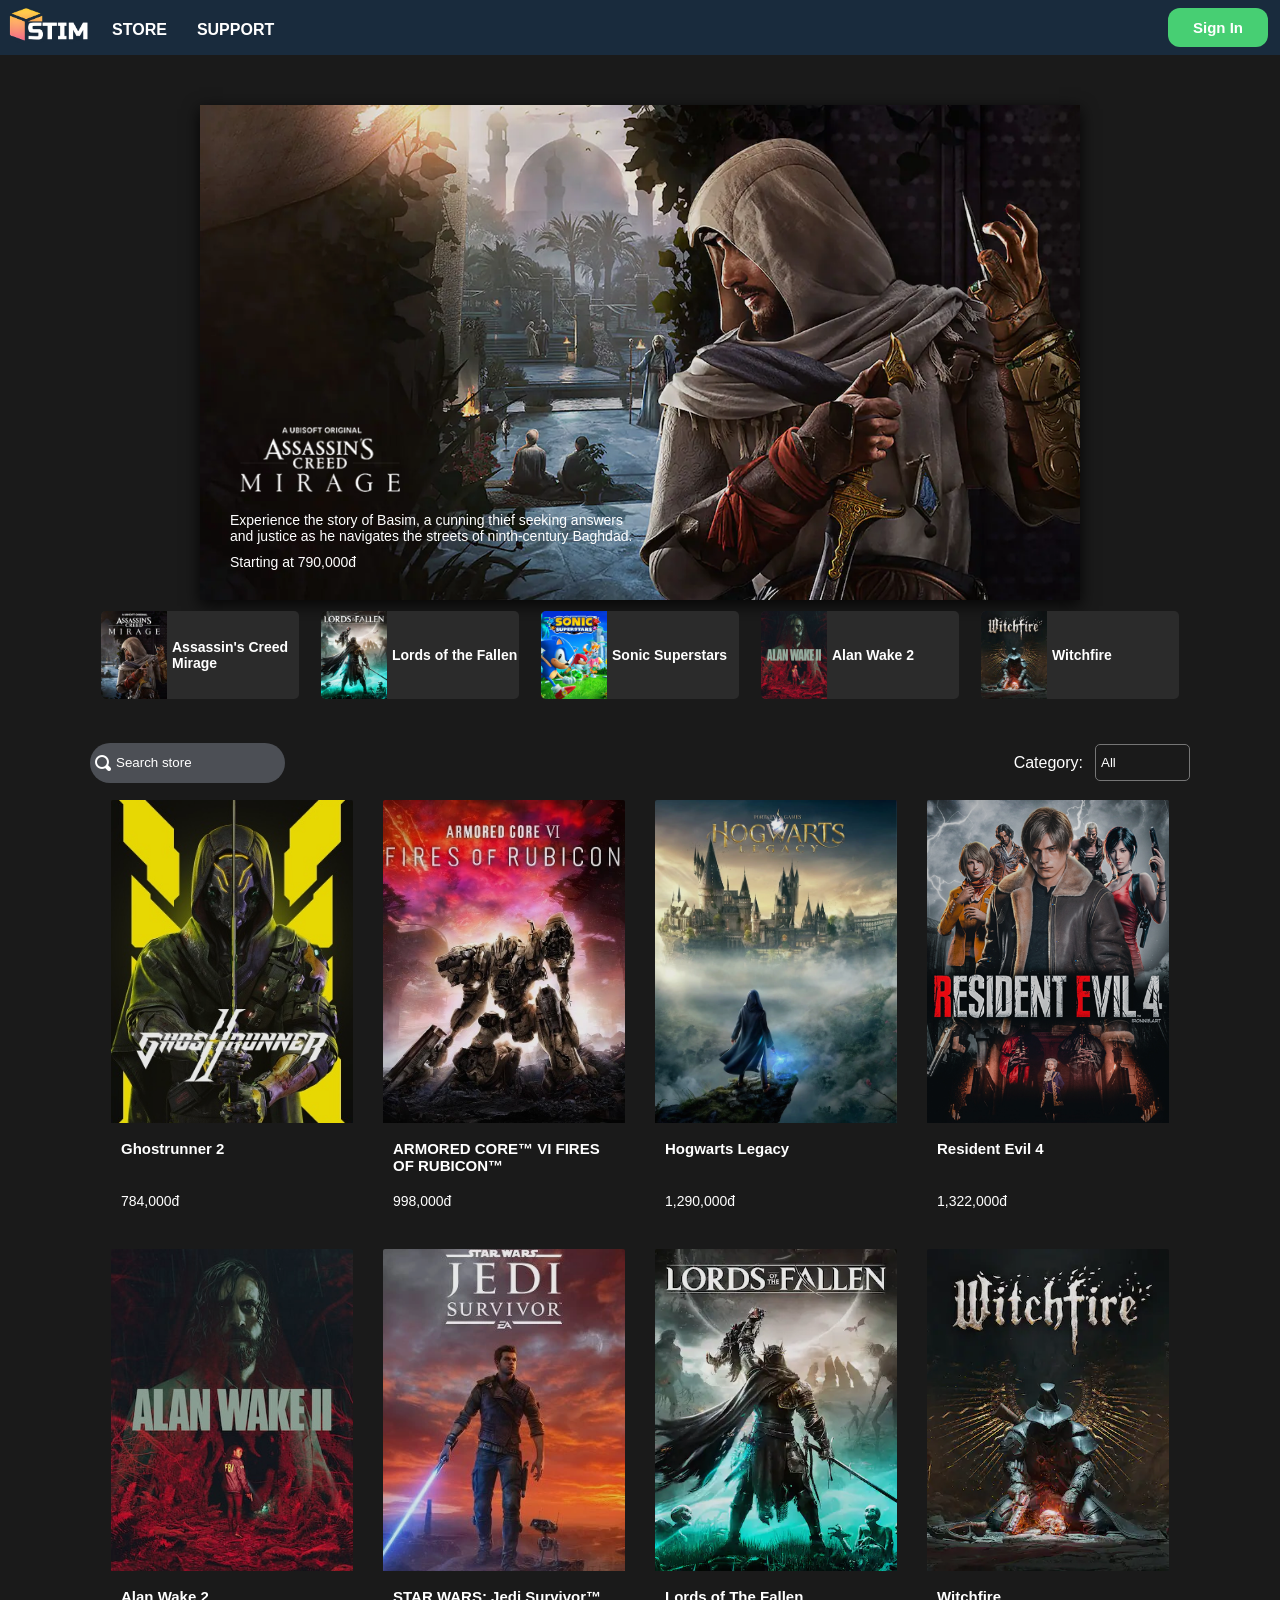
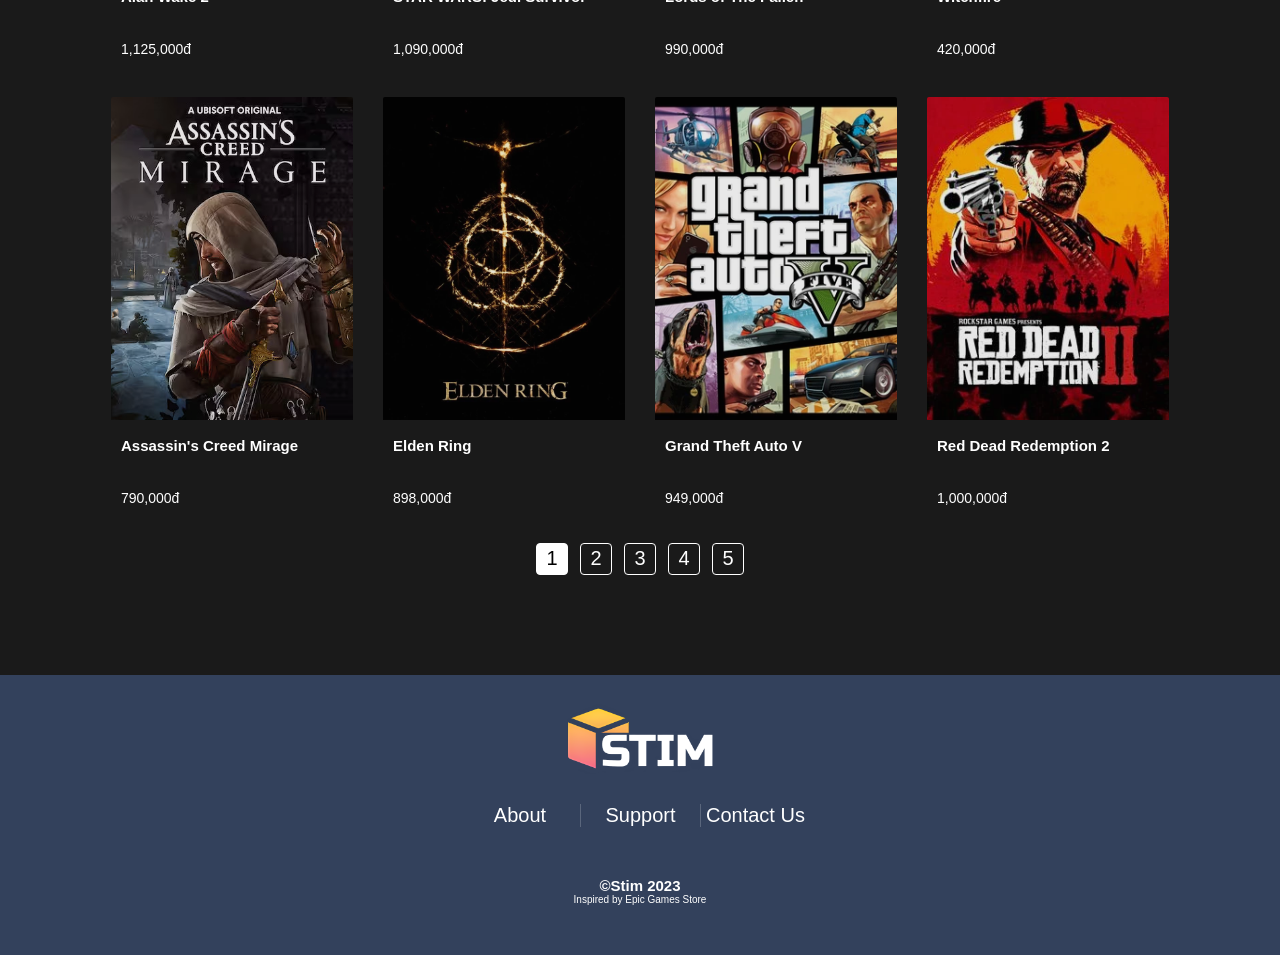
<file: index.html>
<!DOCTYPE html>
<html lang="en">

<head>
  <meta charset="UTF-8">
  <meta name="viewport" content="width=device-width, initial-scale=1.0">
  <link rel="icon" href="./assets/icon/stim-minilogo.png">
  <link rel="stylesheet" href="./assets/css/style.css">
  <script type="module" src="./assets/js/cart.js" defer></script>
  <script type="module" src="./assets/js/game.js" defer></script>
  <script type="module" src="./assets/js/item.js" defer></script>
  <script type="module" src="./assets/js/user.js" defer></script>
  <script type="module" src="./assets/js/login.js" defer></script>
  <script type="module" src="./assets/js/store.js" defer></script>
  <script type="module" src="./assets/js/reponsivemenu.js" defer></script>
  <title>Stim</title>
</head>

<body>

  <div id="alert-wrapper">
    <div class="alert-content">
      <!-- <div class="payment-alert">
        <h2 class="alert-message">Do you want pay all?</h2>
        <button class="cancelbtn">Cancel</button>
        <button class="confirmbtn">Confirm</button>
      </div> -->
    </div>
  </div>

  <div id="popup-wrapper">
    <div class="popup-content">

    </div>
  </div>
  </div>

  <div id="header">
    <div class="topnav-wrapper">
      <button id="topnav-burger"><img src="./assets/icon/burger-icon.png" alt=""></button>
      <div class="logo">
        <a href="./index.html">
          <img src="./assets/icon/stim-logo.png" alt="">
        </a>
      </div>
      <div class="topnav-menu">
        <a class="topnav-link" href="./index.html">STORE</a>
        <a class="topnav-link library" href="./assets/html/library.html">LIBRARY</a>
        <a class="topnav-link" href="./assets/html/support.html">SUPPORT</a>
      </div>
      <div class="topnav-user">
        <div class="login-btn">
          <button id="nav-login">Sign In</button>
        </div>
        <div class="addbal-btn">
          <button id="add-balance">+1,000,000đ</button>
        </div>
        <div class="user-info">
          <p href="" class="username">

          </p>
          <p class="user-balance">

          </p>

        </div>
        <div class="useravt">
          <button id="user" href=""><img src="./assets/icon/user-icon.png" alt=""></button>
          <div class="user-menu">
            <a id="config" href="./assets/html/admin.html">Config</a>
            <button id="cart">Cart</button>
            <button id="logout">Log out</button>
          </div>
        </div>
      </div>
    </div>
  </div>


  <div id="slideshow">
    <div class="slideshow-wrapper">

      <div class="slideshow-banner">
        <img src="./assets/img/slideshow/ac-mirage-slideshow.webp" alt="">
        <div class="banner-desc">
          <div class="banner-logo">
            <img src="./assets/img/slideshow/ac-mirage-logo.png" alt="">
          </div>
          <p>Experience the story of Basim, a cunning thief seeking answers and justice as he navigates the streets of
            ninth-century
            Baghdad.</p>
          <p>Starting at 790,000đ</p>
          <!-- <button value="g9">Add to Cart</button> -->
        </div>
      </div>

      <div class="slideshow-banner">
        <img src="./assets/img/slideshow/lotf-slideshow.webp" alt="">
        <div class="banner-desc">
          <div class="banner-logo">
            <img src="./assets/img/slideshow/lotf-logo.png" alt="">
          </div>
          <p>A vast world awaits in the all-new, dark fantasy action-RPG, Lords of the Fallen.</p>
          <p>Starting at 790,000đ</p>
          <!-- <button value="g7">Add to Cart</button> -->
        </div>
      </div>

      <div class="slideshow-banner">
        <img src="./assets/img/slideshow/sonic-superstars-slideshow.webp" alt="">
        <div class="banner-desc">
          <div class="banner-logo">
            <img src="./assets/img/slideshow/sonic-superstar-logo.png" alt="">
          </div>
          <p>Adventure through the mystical Northstar Islands solo or co-op. It's 2D Sonic like you have never seen
            before.</p>
          <p>Starting at 790,000đ</p>
          <!-- <button value="g18">Add to Cart</button> -->
        </div>
      </div>

      <div class="slideshow-banner">
        <img src="./assets/img/slideshow/alan-wake-2-slideshow.webp" alt="">
        <div class="banner-desc">
          <div class="banner-logo">
            <img src="./assets/img/slideshow/alan-wake-2-logo.png" alt="">
          </div>
          <p>The newest psychological thriller from Remedy Entertainment and highly-anticipated sequel is almost here.
          </p>
          <p>Starting at 790,000đ</p>
          <!-- <button value="g5">Add to Cart</button> -->
        </div>
      </div>

      <div class="slideshow-banner">
        <img src="./assets/img/slideshow/witchfire-slideshow.webp" alt="">
        <div class="banner-desc">
          <div class="banner-logo">
            <img src="./assets/img/slideshow/witchfire-logo.png" alt="">
          </div>
          <p>Armed with strange weapons and forbidden pagan magic, hunt a powerful witch holding the key to your
            salvation.</p>
          <p>Starting at 790,000đ</p>
          <!-- <button value="g8">Add to Cart</button> -->
        </div>
      </div>

      <div id="progress-bar-wrapper">

      </div>

      <div class="slider">
        <!-- <div class="slider-container"> -->
        <div class="slider-item" id="slider-1">
          <img src="./assets/img/thumb/ac-mirage-thumb.webp" alt="">
          <p>Assassin's Creed Mirage</p>
        </div>
        <div class="slider-item" id="slider-2">
          <img src="./assets/img/thumb/lotf-thumb.webp" alt="">
          <p>Lords of the Fallen</p>
        </div>
        <div class="slider-item" id="slider-3">
          <img src="./assets/img/thumb/sonic-superstars-thumb.webp" alt="">
          <p>Sonic Superstars</p>
        </div>
        <div class="slider-item" id="slider-4">
          <img src="./assets/img/thumb/alan-wake-2-thumb.jpg" alt="">
          <p>Alan Wake 2</p>
        </div>
        <div class="slider-item" id="slider-5">
          <img src="./assets/img/thumb/witchfire-thumb.webp" alt="">
          <p>Witchfire</p>
        </div>
        <!-- </div> -->
      </div>
    </div>
  </div>

  <div class="botnav-wrapper">
    <div class="botnav">
      <div class="searchbar">
        <img src="./assets/icon/magnifying-glass-3-16.png" alt="">
        <input type="text" placeholder="Search store" id="searchinput">
      </div>
      <div class="botnav-menu">
        <label class="category-label" for="category">Category: </label>
        <select name="category" id="selectCategory" class="selectCategory">
          <option value="">All</option>
        </select>
      </div>
    </div>
  </div>

  <div id="body">

    <div class="body-content">
      <div id="game-grid">

      </div>
      <div class="game-grid-page">
        
      </div>
    </div>
  </div>
  </div>


  <div id="footer">
    <div class="footer-content">
      <img class="footer-logo" src="./assets/icon/stim-logo.png" alt="">
      <div class="footer-menu">
        <a class="footer-link" href="">About</a>
        <a class="footer-link" href="./assets/html/support.html">Support</a>
        <a class="footer-link" href="">Contact Us</a>
      </div>
      <div class="copyright">
        <h2>©Stim 2023</h2>
        <p>Inspired by Epic Games Store</p>
      </div>
    </div>
  </div>

</body>

</html>
</file>
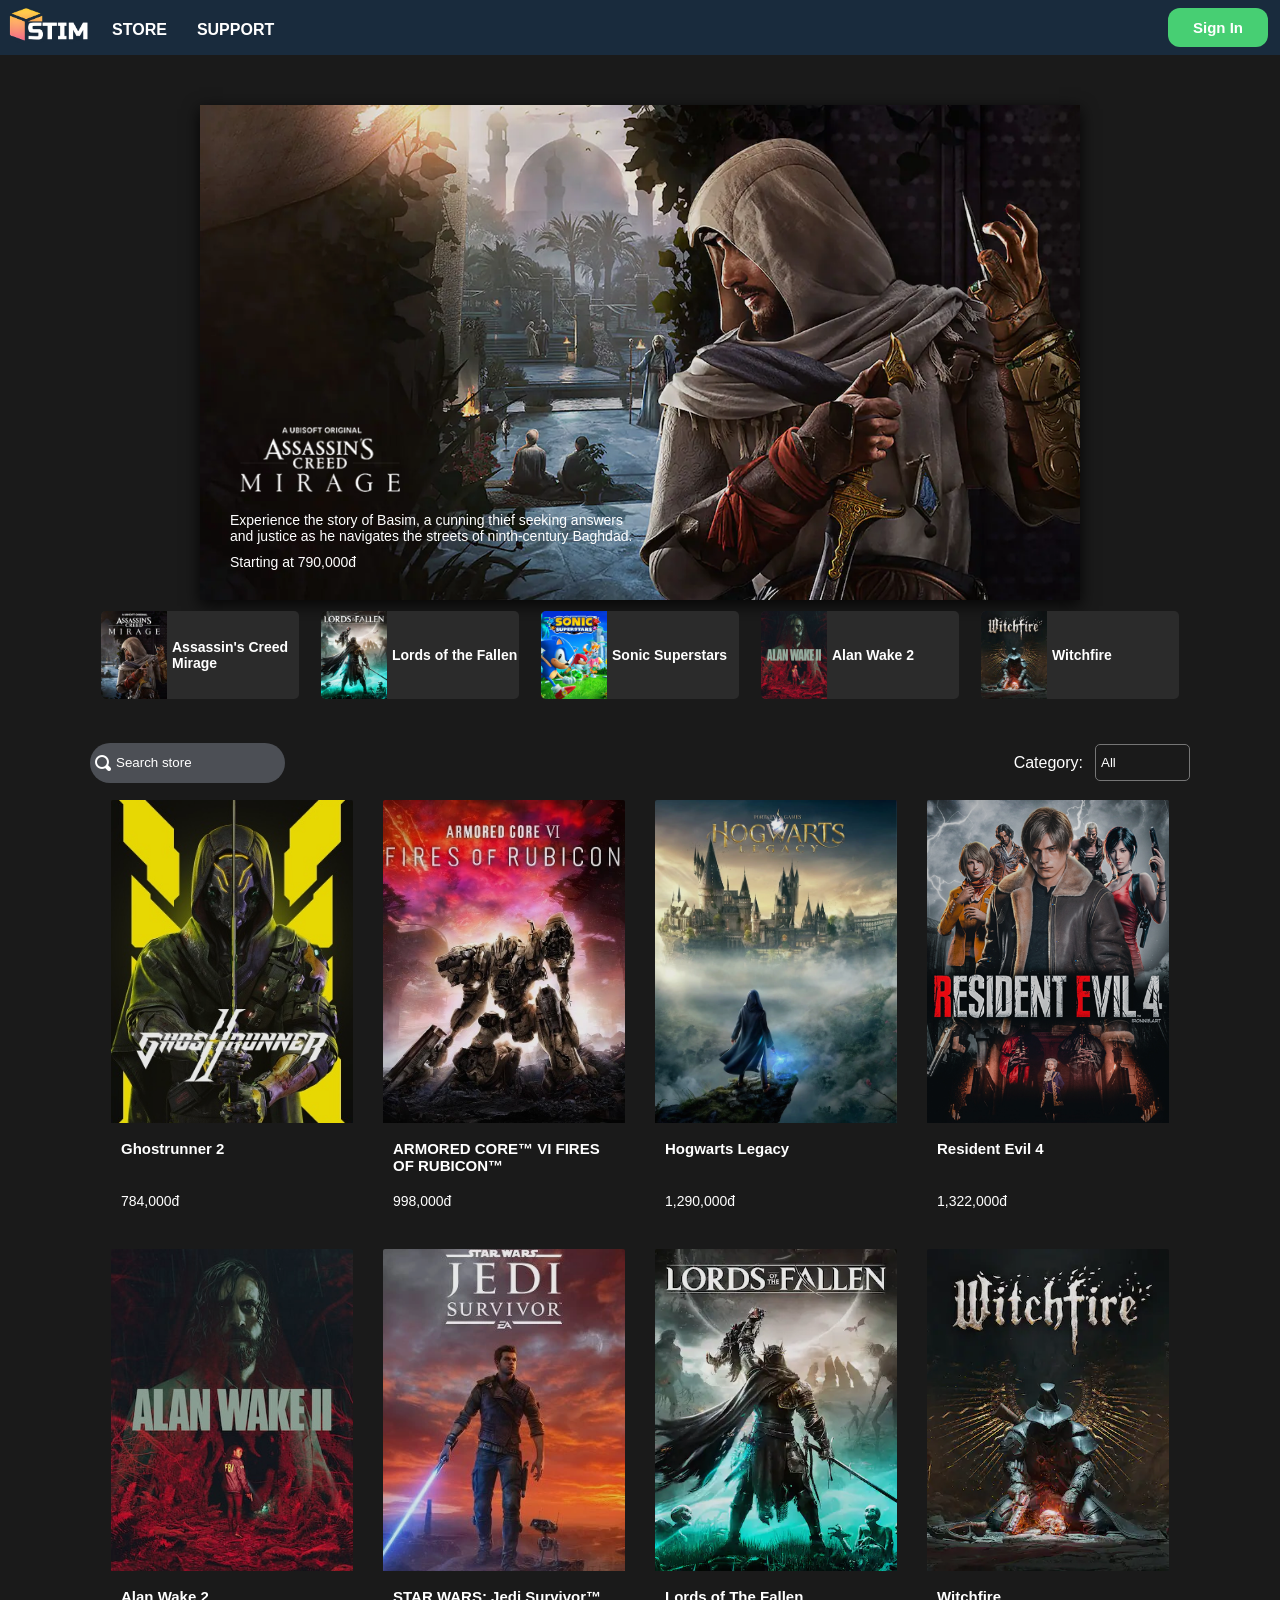
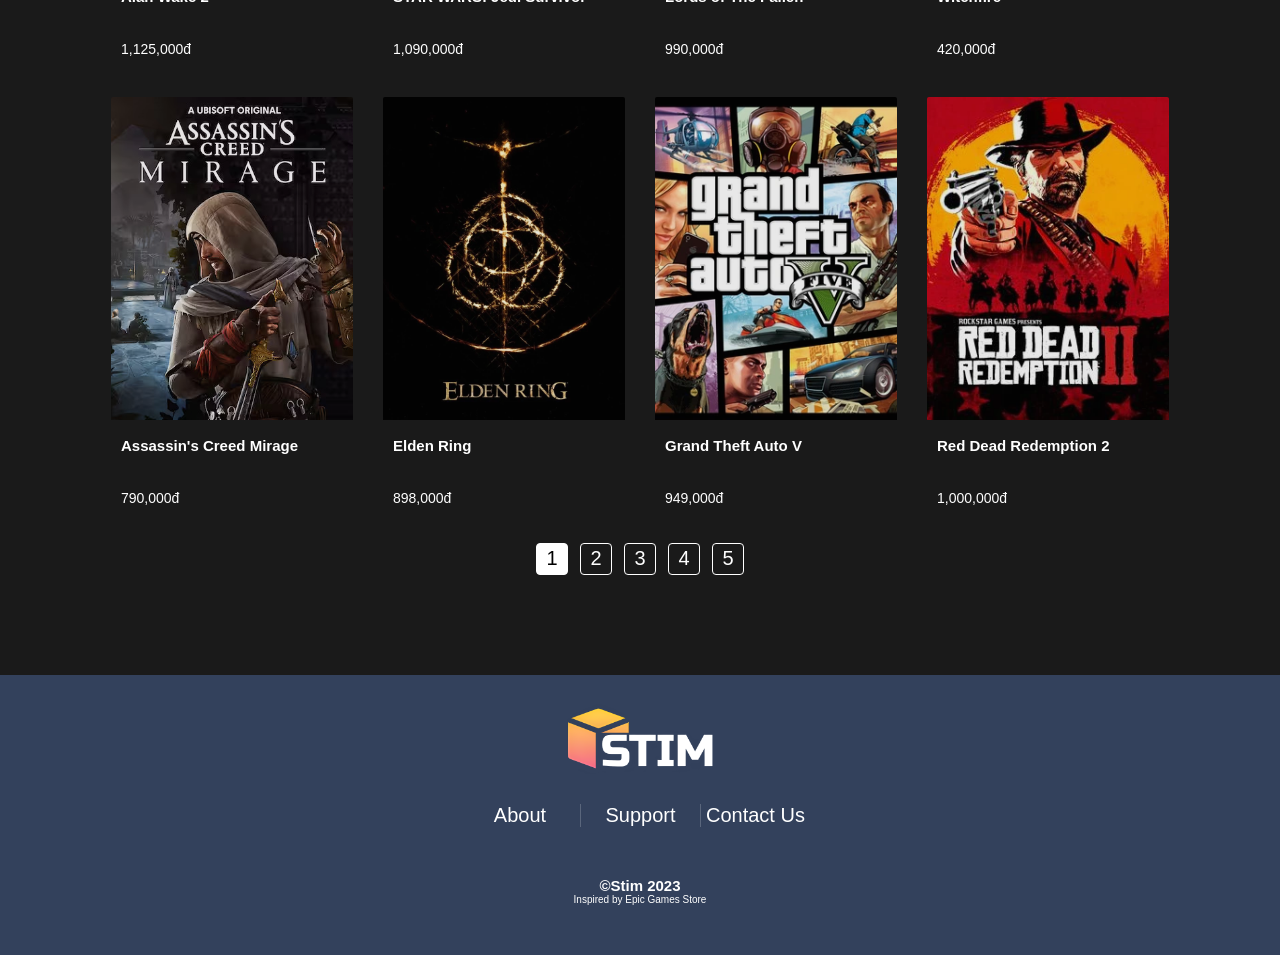
<file: assets/html/admin.html>
<!DOCTYPE html>
<html lang="en">

<head>
  <meta charset="UTF-8" />
  <meta name="viewport" content="width=device-width, initial-scale=1.0" />
  <link rel="icon" href="../../assets/icon/stim-minilogo.png">
  <link rel="stylesheet" href="../css/style.css" />
  <script type="module" src="../js/cart.js" defer></script>
  <script type="module" src="../js/item.js" defer></script>
  <script type="module" src="../js/game.js" defer></script>
  <script type="module" src="../js/user.js" defer></script>
  <script type="module" src="../js/login.js" defer></script>
  <script type="module" src="../js/reponsivemenu.js" defer></script>
  <script type="module" src="../js/admin.js" defer></script>
  <title>Stim - Config</title>
</head>

<body>
  <div id="alert-wrapper">
    <div class="alert-content">

    </div>
  </div>

  <div id="popup-wrapper">
    <div class="popup-content">

    </div>
  </div>
  </div>

  <div id="header">
    <div class="topnav-wrapper">
      <button id="topnav-burger"><img src="../../assets/icon/burger-icon.png" alt=""></button>
      <div class="logo">
        <a href="../../index.html">
          <img src="../../assets/icon/stim-logo.png" alt="">
        </a>
      </div>
      <div class="topnav-menu">
        <a class="topnav-link" href="../../index.html">STORE</a>
        <a class="topnav-link library" href="../../assets/html/library.html">LIBRARY</a>
        <a class="topnav-link" href="../../assets/html/support.html">SUPPORT</a>
      </div>
      <div class="topnav-user">
        <div class="login-btn">
          <button id="nav-login">Sign In</button>
        </div>
        <div class="addbal-btn">
          <button id="add-balance">+1,000,000đ</button>
        </div>
        <div class="user-info">
          <p href="" class="username">

          </p>
          <p class="user-balance">

          </p>

        </div>
        <div class="useravt">
          <button id="user" href=""><img src="../../assets/icon/user-icon.png" alt=""></button>
          <div class="user-menu">
            <a id="config" href="../../assets/html/admin.html">Config</a>
            <button id="cart">Cart</button>
            <button id="logout">Log out</button>
          </div>
        </div>
      </div>
    </div>
  </div>

  <div id="admin-wrapper">
    <div class="menu-nav">
      <div class="menu-header">
        <button class="menu-btn" id="game-btn" type="button">Game</button>
      </div>
      <div class="menu-header">
        <button class="menu-btn" id="account-btn" type="button">
          Account
        </button>
      </div>
    </div>
    <div class="game-config hidden">
      <div class="searchbar-container">
        <div class="searchbar">
          <img src="../../assets/icon/magnifying-glass-3-16.png" alt="" />
          <input onclick="this.select();" type="text" placeholder="Search by Name" id="game-search" />
        </div>
        <button id="addGame">Add</button>
        <div class="button-container">
          <button class="offbtn" id="game-off-btn" type="button">X</button>
        </div>
      </div>
      <div class="game-container">
        <!-- <div class="admin-game">
          <img class="game-img"
            src="https://cdn.discordapp.com/attachments/748023581031530536/1172462265254039552/DS3.webp?ex=65606793&is=654df293&hm=f4c934a429ebf2a7fe0e4e6d29e0cb5e2b3504234edb60c0ce1d4e0b98989110&"
            alt="" />
          <span class="game-name">Sekiro™ Shadows Die Twice - GOTY Edition</span>
        </div>
      -->
      </div>
    </div>
    <div class="account-config hidden">
      <div class="searchbar-container">
        <div class="searchbar">
          <img src="../../assets/icon/magnifying-glass-3-16.png" alt="" />
          <input onclick="this.select();" type="text" placeholder="Search by ID" id="search-userid" />
        </div>
        <div class="searchbar">
          <img src="../../assets/icon/magnifying-glass-3-16.png" alt="" />
          <input onclick="this.select();" type="text" placeholder="Search by Username" id="search-username" />
        </div>
        <div class="button-container">
          <button class="offbtn" id="account-off-btn" type="button">X</button>
        </div>
      </div>
      <div class="account-nav">
        <div class="account-id-nav" style="width: 10%;">ID</div>
        <div class="account-username-nav">Username</div>
        <div class="account-password-nav">Password</div>
        <div style="opacity: 0;" class="account-ban-btn">Ban</div>
        <div style="opacity: 0;" class="account-delete-btn">Delete</div>
      </div>
      <div class="account-container">
        <!-- <div class="account">
          <div class="account-id">90</div>
          <div class="account-username">quang</div>
          <div class="account-password">123456</div>
        </div>
      -->
      </div>
    </div>
  </div>
</body>

</html>
</file>
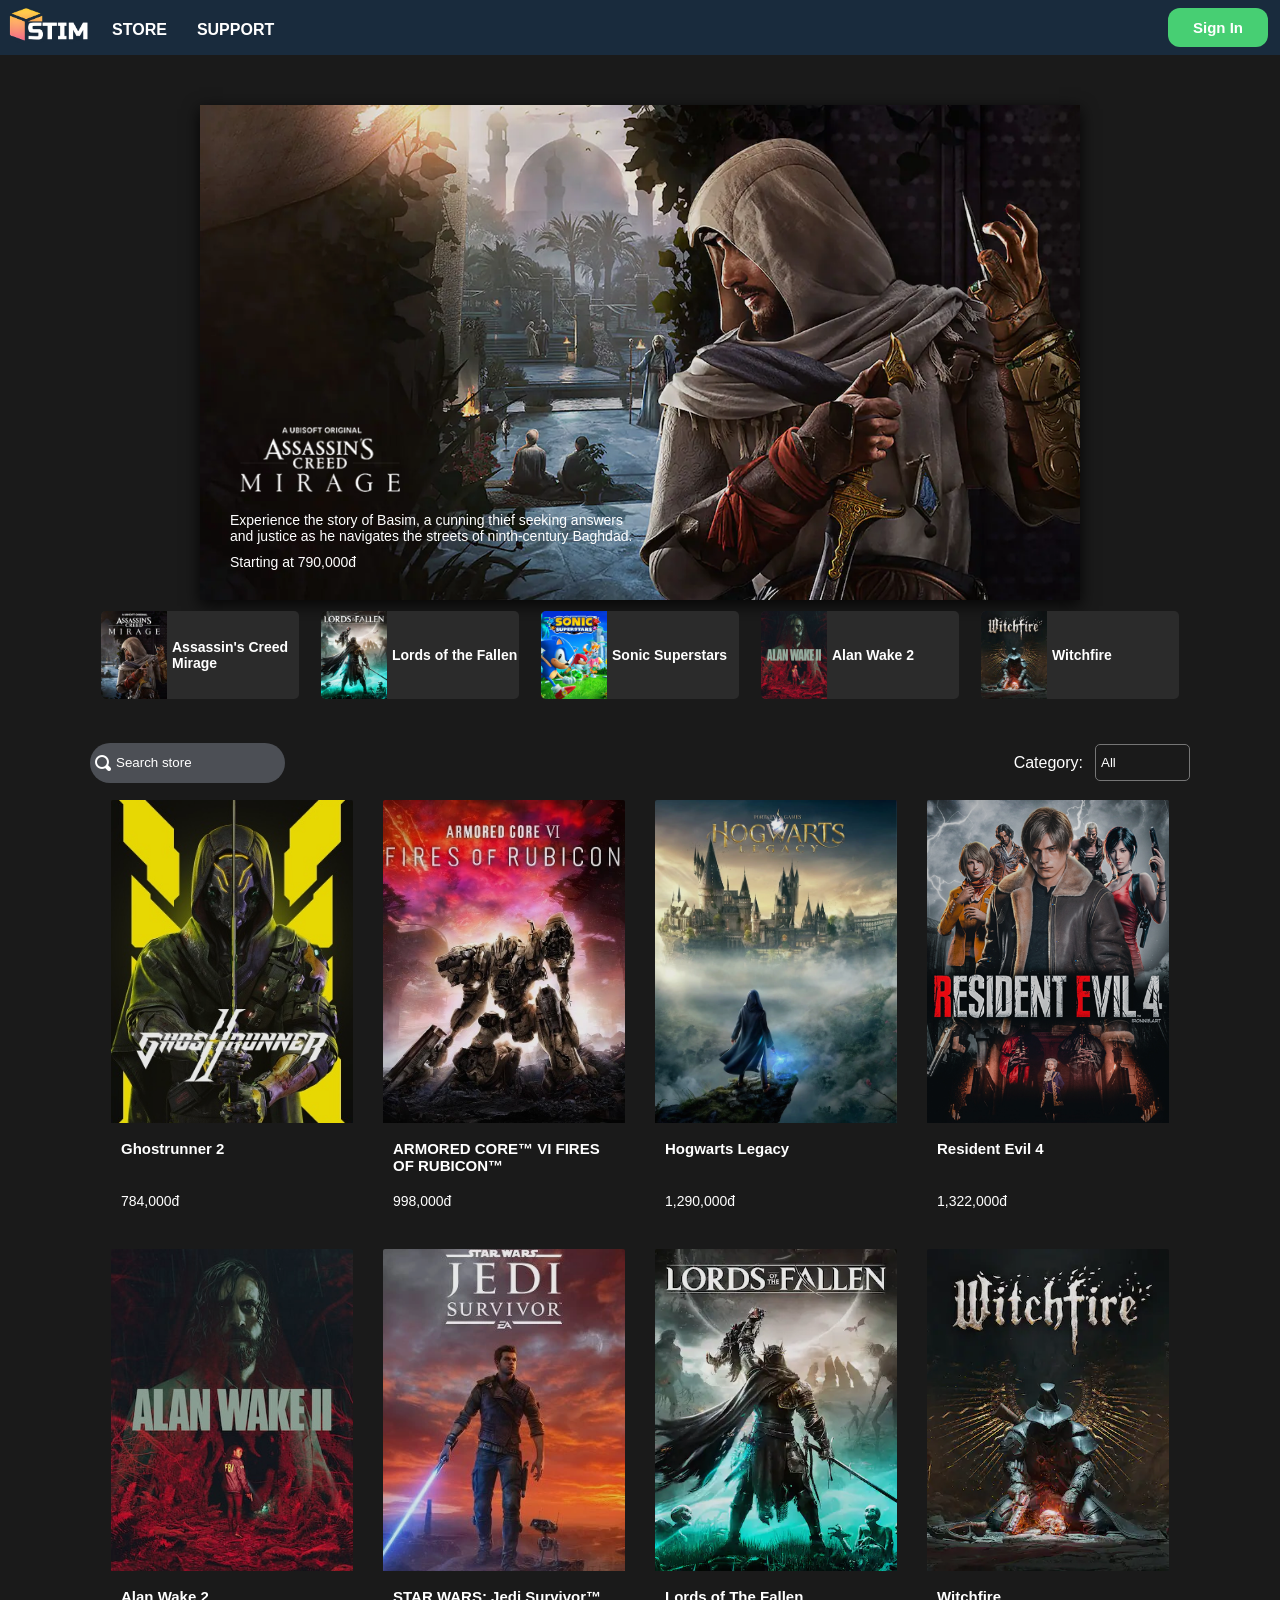
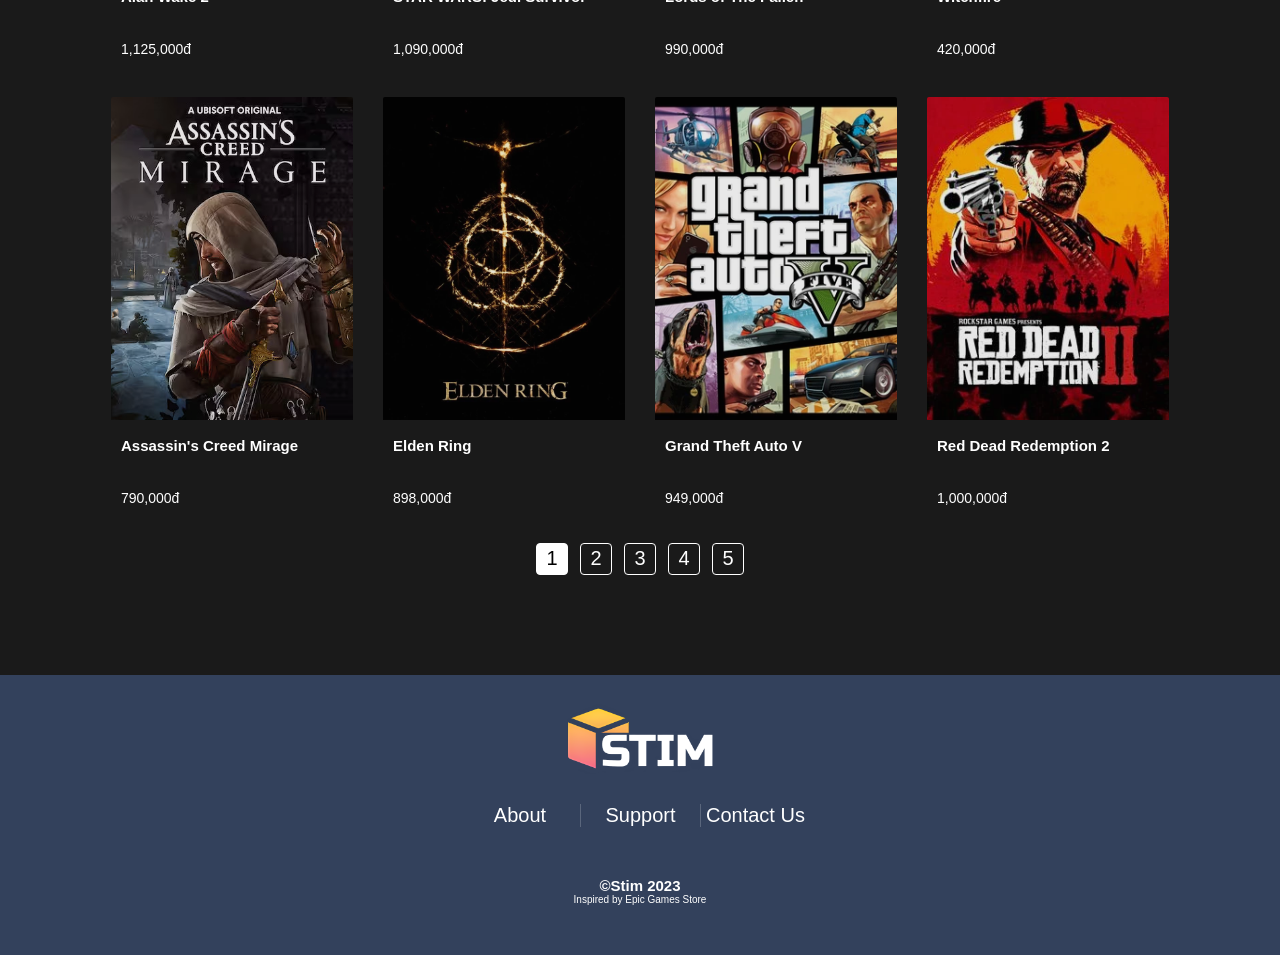
<file: assets/html/library.html>
<!DOCTYPE html>
<html lang="en">

<head>
  <meta charset="UTF-8">
  <meta name="viewport" content="width=device-width, initial-scale=1.0">
  <link rel="icon" href="../../assets/icon/stim-minilogo.png">
  <link rel="stylesheet" href="../css/style.css">
  <script type="module" src="../js/cart.js" defer></script>
  <script type="module" src="../js/item.js" defer></script>
  <script type="module" src="../js/game.js" defer></script>
  <script type="module" src="../js/user.js" defer></script>
  <script type="module" src="../js/login.js" defer></script>
  <script type="module" src="../js/reponsivemenu.js" defer></script>
  <script type="module" src="../js/library.js"></script>
  <title>Stim - Library</title>
</head>

<body>
  <div id="alert-wrapper">
    <div class="alert-content">
      <!-- <div class="payment-alert">
          <h2 class="alert-message">Do you want pay all?</h2>
          <button class="cancelbtn">Cancel</button>
          <button class="confirmbtn">Confirm</button>
        </div> -->
    </div>
  </div>

  <div id="popup-wrapper">
    <div class="popup-content">

    </div>
  </div>
  </div>

  <div id="header">
    <div class="topnav-wrapper">
      <button id="topnav-burger"><img src="../../assets/icon/burger-icon.png" alt=""></button>
      <div class="logo">
        <a href="../../index.html">
          <img src="../../assets/icon/stim-logo.png" alt="">
        </a>
      </div>
      <div class="topnav-menu">
        <a class="topnav-link" href="../../index.html">STORE</a>
        <a class="topnav-link library" href="./library.html">LIBRARY</a>
        <a class="topnav-link" href="./support.html">SUPPORT</a>
      </div>
      <div class="topnav-user">
        <div class="login-btn">
          <button id="nav-login">Sign In</button>
        </div>
        <div class="addbal-btn">
          <button id="add-balance">+1,000,000đ</button>
        </div>
        <div class="user-info">
          <p href="" class="username">

          </p>
          <p class="user-balance">

          </p>

        </div>
        <div class="useravt">
          <button id="user" href=""><img src="../../assets/icon/user-icon.png" alt=""></button>
          <div class="user-menu">
            <a id="config" href="./admin.html">Config</a>
            <button id="cart">Cart</button>
            <button id="logout">Log out</button>
          </div>
        </div>
      </div>
    </div>
  </div>

  <!-- <div class="botnav-wrapper">
        <div class="botnav">
          <div class="searchbar">
            <img src="/assets/icon/magnifying-glass-3-16.png" alt="">
            <input type="text" placeholder="Search store">
          </div>
          <div class="botnav-menu">
            <a class="botnav-link" href="">Discover</a>
            <a class="botnav-link" href="">Browse</a>
            <a class="botnav-link" href="">News</a>
          </div>
        </div> -->
  <!-- </div> -->
  <div id="library-wrapper">
    <div class="game-list">
      <div class="list-search">
        <input type="text" id="lib-search">
        <div>
          <img src="../../assets/icon/magnifying-glass-3-16.png" alt="">
        </div>
      </div>
      <div class="listGame">

      </div>
      <!-- <div class="game-in-library">
        <img class="game-icon" src="../../assets/img/thumb/GOW.webp" alt="">
        <div class="game-name"> God of war</div>
      </div> -->
    </div>
    <div class="game-content">
      <!-- <img class="game-banner" src="../../assets/img/game-banner/GOW_banner.webp" alt="">
      <div class="popup-description">
        <button class="download-button">Download</button>
        <pre>
<span class="blue-bold-text">ABOUT THIS GAME</span>

Combining FromSoftware’s longstanding expertise in mech games with their signature action gameplay, ARMORED CORE VI FIRES OF RUBICON brings a brand-new action experience to the series.
      <img style="width: 100%" src="https://cdn.cloudflare.steamstatic.com/steam/apps/1888160/extras/AC6_GIF1_DynamicBattles_616x236.gif?t=1696573287" alt="">
<span class="green-bold-text">Dynamic, Omni-directional Battles</span>
Players will pilot their mech in fast-paced, omni-directional battles, taking advantage of massive stages and their mech’s mobility on land and in the air to ensure victory.
      <img style="width: 100%" src="https://cdn.cloudflare.steamstatic.com/steam/apps/1888160/extras/AC6_GIF2_Customization_616x236.gif?t=1696573287" alt="">
<span class="green-bold-text">Customized Parts for Individual Battle Styles</span>
Customize Armored Core parts to suit a large variety of playstyles. Selecting different parts not only changes the mech’s attacks, but also directly affects its movement and battle style, so each mission can be approached with a unique mech strategy.
      <img style="width: 100%" src="https://cdn.cloudflare.steamstatic.com/steam/apps/1888160/extras/AC6_GIF3_BossBattles_616x236.gif?t=1696573287" alt="">
<span class="green-bold-text">Thrilling Boss Battles</span>
Deploy a wide variety of offensive and defensive tactics at close and long range to take down powerful enemy bosses.

<span class="blue-bold-text">SYSTEM REQUIREMENTS</span>
<span class="green-bold-text">Minimum:</span>
Requires a 64-bit processor and operating system
<span class="bold-text">OS</span>: Windows 10
<span class="bold-text">Processor</span>: Intel Core i7-4790K | Intel Core i5-8400 or AMD Ryzen 7 1800X | AMD Ryzen 5 2600
<span class="bold-text">Memory</span>: 12 GB RAM
<span class="bold-text">Graphics</span>: NVIDIA GeForce GTX 1650, 4 GB or AMD Radeon RX 480, 4 GB
<span class="bold-text">DirectX</span>: Version 12
<span class="bold-text">Storage</span>: 60 GB available space
<span class="bold-text">Sound Card</span>: Windows Compatible Audio Device

<span class="green-bold-text">Recommended:</span>
Requires a 64-bit processor and operating system
<span class="bold-text">OS</span>: Windows 10/11
<span class="bold-text">Processor</span>: Intel Core i7-7700 | Intel Core i5-10400 or AMD Ryzen 7 2700X | AMD Ryzen 5 3600
<span class="bold-text">Memory</span>: 12 GB RAM
<span class="bold-text">Graphics</span>: NVIDIA GeForce GTX 1060, 6GB or AMD Radeon RX 590, 8GB or Intel Arc A750, 8GB
<span class="bold-text">DirectX</span>: Version 12
<span class="bold-text">Storage</span>: 60 GB available space
<span class="bold-text">Sound Card</span>: Windows Compatible Audio Device

<span class="blue-bold-text">Languages Supported:</span> <span class="white-text">English, French, Italian, German, Spanish - Spain, Japanese, Korean, Polish, Portuguese - Brazil, Russian, Simplified Chinese, Spanish - Latin America, Traditional Chinese</span>              
                </pre>
    </div> -->
    </div>
  </div>
</body>

</html>
</file>
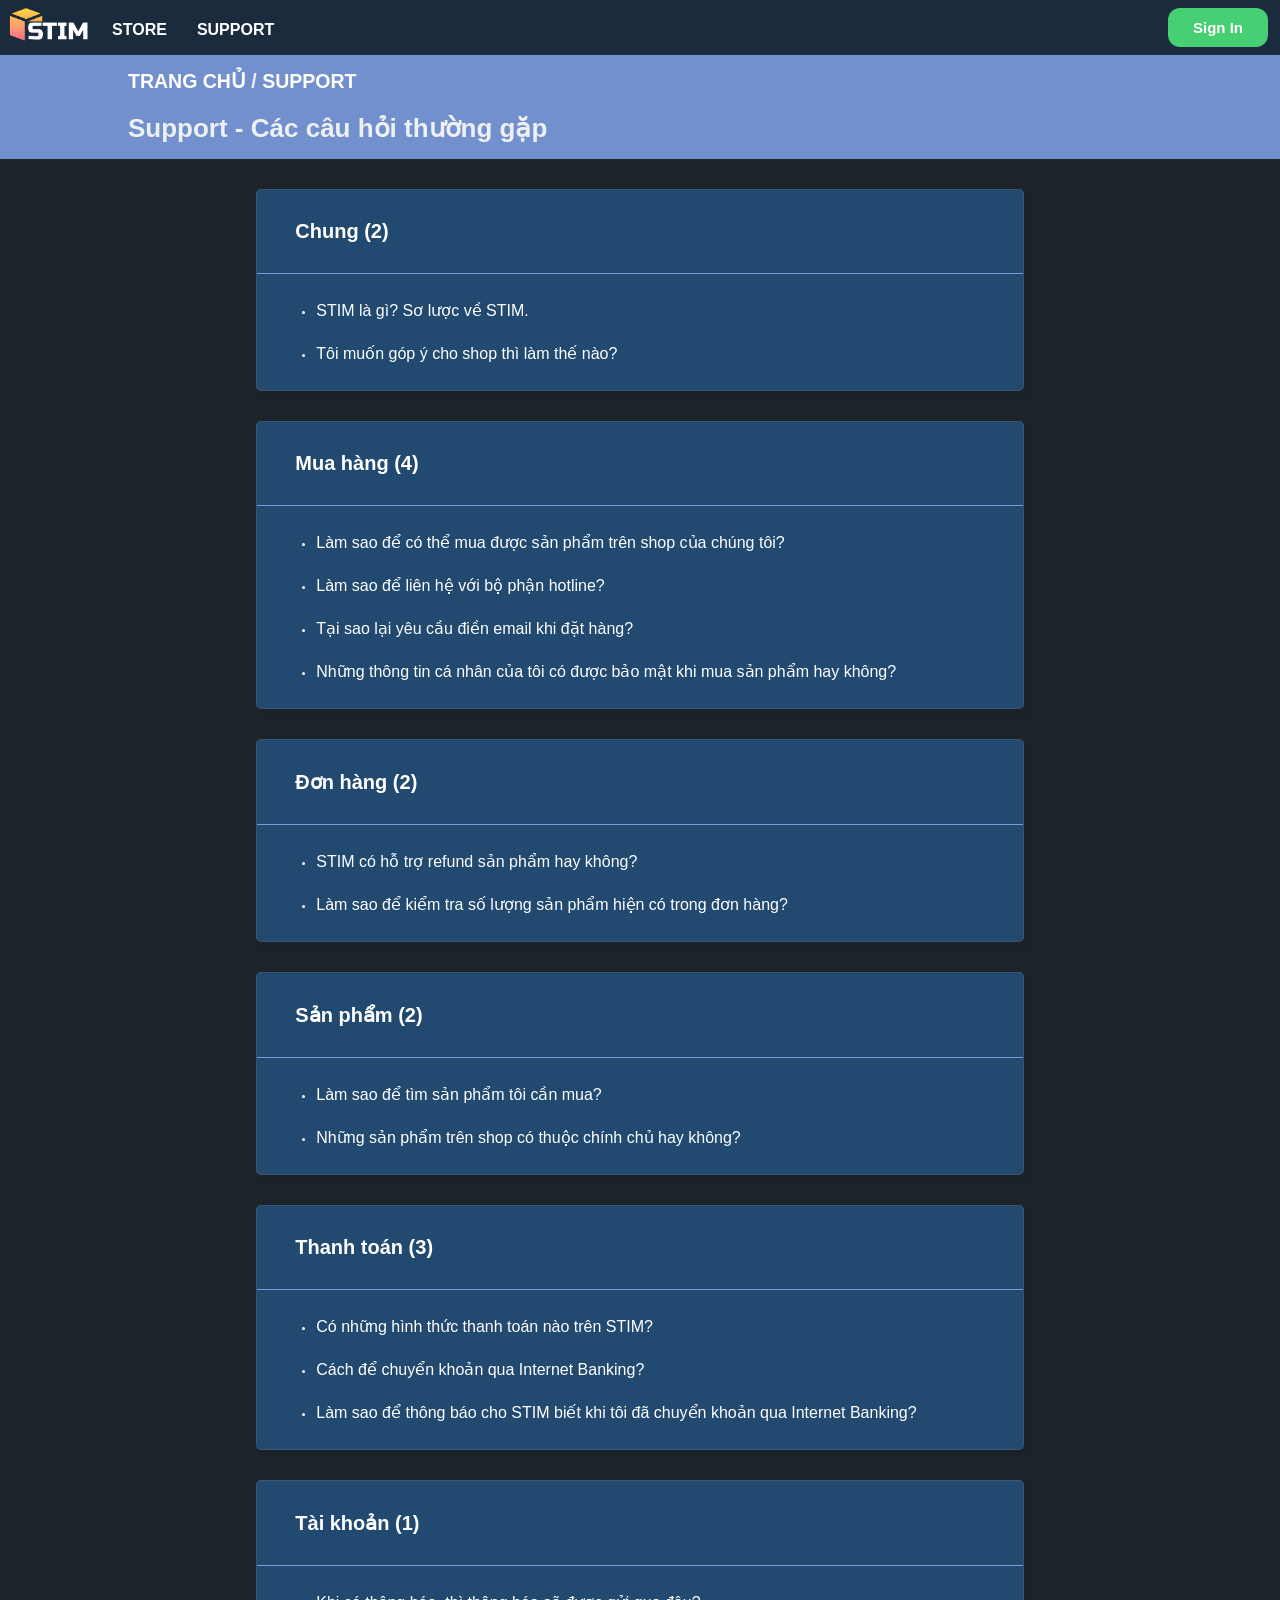
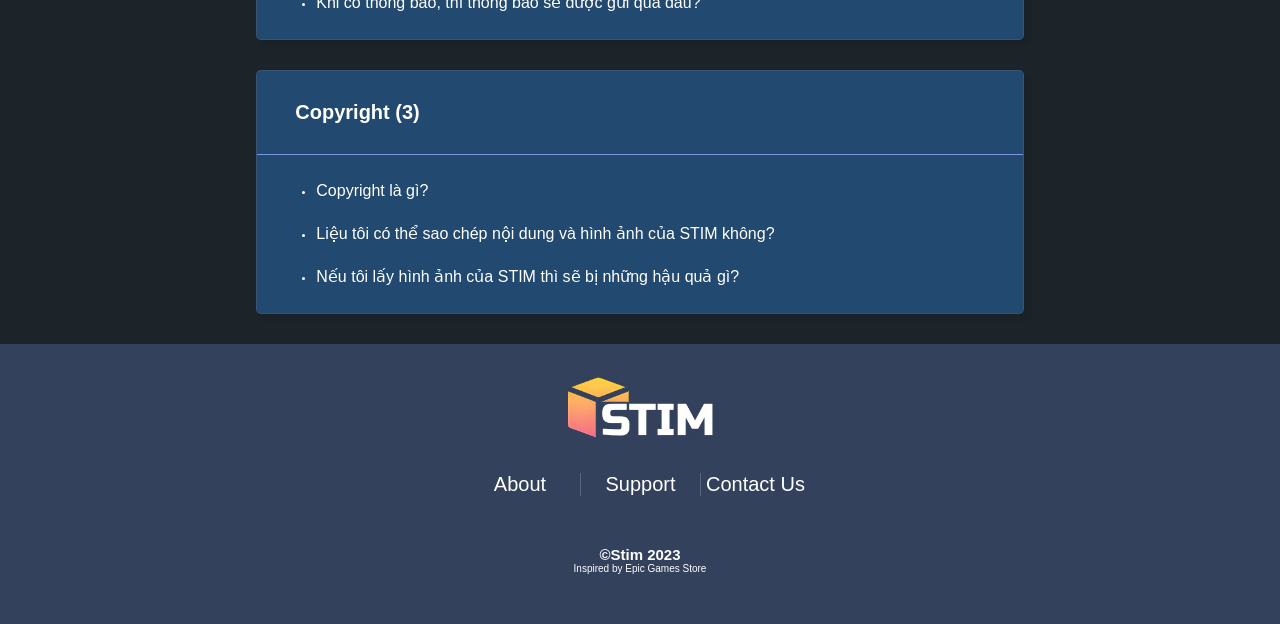
<file: assets/html/support.html>
<!DOCTYPE html>
<html lang="en">

<head>
  <meta charset="UTF-8" />
  <meta name="viewport" content="width=device-width, initial-scale=1.0" />
  <link rel="icon" href="../../assets/icon/stim-minilogo.png">
  <link rel="stylesheet" href="../../assets/css/style.css" />
  <script defer type="module" src="../../assets/js/support.js"></script>
  <script type="module" src="../../assets/js/cart.js" defer></script>
  <script type="module" src="../../assets/js/item.js"></script>
  <script type="module" src="../../assets/js/user.js" defer></script>
  <script type="module" src="../../assets/js/login.js" defer></script>
  <script type="module" src="../../assets/js/reponsivemenu.js" defer></script>
  <title>Stim - Support</title>
</head>

<body>

  <div id="alert-wrapper">
    <div class="alert-content">
      <!-- <div class="payment-alert">
            <h2 class="alert-message">Do you want pay all?</h2>
            <button class="cancelbtn">Cancel</button>
            <button class="confirmbtn">Confirm</button>
          </div> -->
    </div>
  </div>

  <div id="popup-wrapper">
    <div class="popup-content">

    </div>
  </div>

  <div id="header">
    <div class="topnav-wrapper">
      <button id="topnav-burger"><img src="../../assets/icon/burger-icon.png" alt=""></button>
      <div class="logo">
        <a href="../../index.html">
          <img src="../../assets/icon/stim-logo.png" alt="">
        </a>
      </div>
      <div class="topnav-menu">
        <a class="topnav-link" href="../../index.html">STORE</a>
        <a class="topnav-link library" href="./library.html">LIBRARY</a>
        <a class="topnav-link" href="./support.html">SUPPORT</a>
      </div>
      <div class="topnav-user">
        <div class="login-btn">
          <button id="nav-login">Sign In</button>
        </div>
        <div class="addbal-btn">
          <button id="add-balance">+1,000,000đ</button>
        </div>
        <div class="user-info">
          <p href="" class="username">

          </p>
          <p class="user-balance">

          </p>

        </div>
        <div class="useravt">
          <button id="user" href=""><img src="../../assets/icon/user-icon.png" alt=""></button>
          <div class="user-menu">
            <a id="config" href="./admin.html">Config</a>
            <button id="cart">Cart</button>
            <button id="logout">Log out</button>
          </div>
        </div>
      </div>
    </div>
  </div>

  <div id="question-popup1">
    <div class="support-content">
      <div class="container">
        <div class="support-question">
          <h1 class="question">STIM là gì? Sơ lược về STIM.</h1>
          <button id="offbtn1" class="btn-close">X</button>
        </div>
        <div class="support-answer">
          <p>
            Stim là một trang web chuyên cung cấp các trò chơi điện tử và ứng dụng giải trí số cho cộng đồng game thủ. Chúng tôi cung cấp một nền tảng đáng tin cậy để người chơi có thể mua, tải và trải nghiệm những tựa game phổ biến nhất trên thị trường. Dưới đây là một số điểm nổi bật về Stim:
          </p>
          <ol>
            <br>
            <li>
              <p>
                <strong>Đa dạng game: </strong>
                Tại Stim, chúng tôi tự hào về sự đa dạng của thư viện game, từ những tựa game indie độc đáo đến những siêu phẩm hàng đầu của ngành công nghiệp.
              </p>
            </li>
            <br>
            <li>
              <p>
                <strong>Chất lượng Đảm bảo: </strong>
                Tất cả các sản phẩm trên Stim đều được kiểm tra chất lượng để đảm bảo trải nghiệm tốt nhất cho người chơi. Chúng tôi liên tục cập nhật danh sách game để bạn luôn có cơ hội khám phá những điều mới mẻ.
              </p>
            </li>
            <br>
            <li>
              <p>
                <strong>Hỗ Trợ Khách Hàng: </strong>
                Đội ngũ hỗ trợ của chúng tôi luôn sẵn sàng giúp đỡ và giải quyết mọi vấn đề của bạn. Nếu bạn có bất kỳ câu hỏi nào, hãy liên hệ với chúng tôi - chúng tôi ở đây để hỗ trợ.
              </p>
            </li>
             <br>
            <li>
              <p>
                <strong>Ưu Đãi và Khuyến Mãi: </strong>
                Chúng tôi thường xuyên có các chương trình ưu đãi và khuyến mãi hấp dẫn để đảm bảo bạn có được giá trị tốt nhất khi mua sắm trên Stim.
              </p>
            </li>
          </ol>
          <br>
          <p>
            Hãy tham gia cùng chúng tôi để khám phá thế giới game đa dạng và phong phú trên Stim!
          </p>
        </div>
      </div>
    </div>
  </div>

  <div id="question-popup2">
    <div class="support-content">
      <div class="container">
        <div class="support-question">
          <h1 class="question">Tôi muốn góp ý cho shop thì làm thế nào?</h1>
          <button id="offbtn2" class="btn-close">X</button>
        </div>
        <div class="support-answer">
          <p>
            Bạn muốn góp ý điều gì?
            <form class="feedback">
              <textarea id="opinion" placeholder="Viết điều bạn muốn góp ý tại đây..."></textarea>
              <p>Chúng tôi đánh giá mọi ý kiến phản hồi về sản phẩm, dịch vụ, và trải nghiệm mua sắm của bạn để chúng tôi có thể liên tục cải thiện. Xin cảm ơn bạn đã dành thời gian để chia sẻ quan điểm của mình.</p>
              <button id="button-check" type="button">Gửi</button>
            </form> 
          </p>
        </div>
      </div>
    </div>
  </div>

  <div id="question-popup3">
    <div class="support-content">
      <div class="container">
        <div class="support-question">
          <h1 class="question">​Làm sao để có thể mua được sản phẩm trên shop của chúng tôi?</h1>
          <button id="offbtn3" class="btn-close">X</button>
        </div>
        <div class="support-answer">
          <p>Để có thể mua được sản phẩm trên shop của chúng cần thực hiện theo các bước sau:</p>
          <ul>
            <li>
              <p>
                <strong>Bước 1: </strong>
                Chọn sản phẩm bạn muốn mua và chọn "Add to Cart".
              </p>
            </li>
            <li>
              <p>
                <strong>Bước 2: </strong>
                Sau khi chọn xong thì nhấp vào biểu tượng Avatar bên góc phải màn hình và chọn "Cart".
              </p>
            </li>
            <li>
              <p>
                <strong>Bước 3: </strong>
                Chọn "Pay all" để mua tất cả các sản phẩm đã chọn (nếu muốn bỏ sản phẩm nào thì chọn "Remove" sản phẩm đó).
              </p>
            </li>
          </ul>


        </div>
      </div>
    </div>
  </div>

  <div id="question-popup4">
    <div class="support-content">
      <div class="container">
        <div class="support-question">
          <h1 class="question">Làm sao để liên hệ với bộ phận hotline?</h1>
          <button id="offbtn4" class="btn-close">X</button>
        </div>
        <div class="support-answer">
          <p>
            Bạn có thể liện hệ với chung tôi thông qua:
            <p>Hotline: 0968581234</p> 
            <p>Email: stim@gmail.com</p>
          </p>
        </div>
      </div>
    </div>
  </div>

  <div id="question-popup5">
    <div class="support-content">
      <div class="container">
        <div class="support-question">
          <h1 class="question">Tại sao lại yêu cầu điền email khi đặt hàng?</h1>
          <button id="offbtn5" class="btn-close">X</button>
        </div>
        <div class="support-answer">
          <p>
            Đơn giản vì địa chỉ email là một cách nhanh chóng và hiệu quả để chúng tôi gửi xác nhận đơn hàng, cung cấp thông tin cập nhật về tình trạng giao hàng, và hỗ trợ bất kỳ vấn đề nào phát sinh.
          </p>
          <p>
            Đồng thời, nó cũng giúp chúng tôi tạo ra trải nghiệm mua sắm tốt nhất cho bạn, bao gồm cơ hội nhận thông báo về ưu đãi đặc biệt và sản phẩm mới. 
          </p>
          <p>
            Chúng tôi cam kết bảo vệ thông tin cá nhân của bạn và sử dụng nó một cách an toàn và chín chắn.
          </p>
        </div>
      </div>
    </div>
  </div>

  <div id="question-popup6">
    <div class="support-content">
      <div class="container">
        <div class="support-question">
          <h1 class="question">Những thông tin cá nhân của tôi có được bảo mật khi mua sản phẩm</h1>
          <button id="offbtn6" class="btn-close">X</button>
        </div>
        <div class="support-answer">
          <p>
            Chúng tôi áp dụng các biện pháp bảo mật chặt chẽ để bảo vệ thông tin cá nhân mà bạn cung cấp khi mua sản phẩm.
          </p>
          <p>
            Mọi giao dịch thanh toán đều được mã hóa và thực hiện thông qua các phương thức thanh toán an toàn.
          </p>
          <p>
            Chúng tôi cam kết không chia sẻ thông tin cá nhân của bạn với bất kỳ bên thứ ba nào mà không có sự đồng ý của bạn.
          </p>
        </div>
      </div>
    </div>
  </div>

  <div id="question-popup7">
    <div class="support-content">
      <div class="container">
        <div class="support-question">
          <h1 class="question">STIM có hỗ trợ refund sản phẩm hay không?</h1>
          <button id="offbtn7" class="btn-close">X</button>
        </div>
        <div class="support-answer">
          <p>
            Stim hỗ trợ hoàn lại tiền cho bất kỳ tựa game nào được yêu cầu trong vòng 14 ngày kể từ ngày mua và đã được chơi dưới 2 giờ.
          </p>
          <p>
            Ngay cả khi bạn không tuân thủ các quy tắc hoàn tiền mà chúng tôi đã mô tả, bạn vẫn có thể gửi yêu cầu và chúng tôi sẽ xem xét yêu cầu đó.
          </p>
        </div>
      </div>
    </div>
  </div>

  <div id="question-popup8">
    <div class="support-content">
      <div class="container">
        <div class="support-question">
          <h1 class="question">Làm sao để kiểm tra số lượng sản phẩm hiện có trong đơn hàng?</h1>
          <button id="offbtn8" class="btn-close">X</button>
        </div>
        <div class="support-answer">
          <p>
            Để kiểm tra số lượng sản phẩm trong đơn hàng của bạn, bạn có thể đăng nhập vào tài khoản và chọn mục "Cart".
          </p>
          <p>
            Tại đây, bạn sẽ thấy danh sách đơn hàng cùng với chi tiết số lượng sản phẩm được đặt mua.             
          </p>
          <p>
            Nếu có bất kỳ thắc mắc nào hoặc cần hỗ trợ, vui lòng liên hệ với chúng tôi để được hỗ trợ thêm.
          </p>
        </div>
      </div>
    </div>
  </div>

  <div id="question-popup9">
    <div class="support-content">
      <div class="container">
        <div class="support-question">
          <h1 class="question">Làm sao để tìm sản phẩm tôi cần mua?</h1>
          <button id="offbtn9" class="btn-close">X</button>
        </div>
        <div class="support-answer">
          <p>
            Để tìm sản phẩm bạn cần mua, bạn có thể sử dụng thanh tìm kiếm tại góc trên cùng của trang web hoặc ứng dụng của chúng tôi.
          </p>
          <p>
            Gõ từ khóa hoặc tên sản phẩm vào ô tìm kiếm và nhấn Enter. Kết quả tìm kiếm sẽ hiển thị các sản phẩm liên quan, giúp bạn dễ dàng lựa chọn. 
          </p>
          <p>            
            Ngoài ra, bạn cũng có thể duyệt qua các danh mục sản phẩm trên trang chủ để tìm kiếm.
          </p>
        </div>
      </div>
    </div>
  </div>
  <div id="question-popup10">
    <div class="support-content">
      <div class="container">
        <div class="support-question">
          <h1 class="question">Những sản phẩm có thuộc chính chủ hay không?</h1>
          <button id="offbtn10" class="btn-close">X</button>
        </div>
        <div class="support-answer">
          <p>
            Tất cả các sản phẩm game trên trang web của chúng tôi đều được cung cấp bởi các nhà phát triển hoặc nhà xuất bản chính chủ. 
          </p>
          <p>            
            Chúng tôi cam kết chỉ cung cấp sản phẩm game chính thức và đáng tin cậy để đảm bảo trải nghiệm mua sắm của bạn là an toàn và đầy đủ chất lượng. 
          </p>
        </div>
      </div>
    </div>
  </div>

  <div id="question-popup11">
    <div class="support-content">
      <div class="container">
        <div class="support-question">
          <h1 class="question">Có những hình thức thanh toán nào trên STIM?</h1>
          <button id="offbtn11" class="btn-close">X</button>
        </div>
        <div class="support-answer">
          <p>
            Chúng tôi cung cấp nhiều phương thức thanh toán tiện lợi để bạn có thể mua sắm trên trang web game của chúng tôi.
          </p>
          <p>
            Bao gồm những phương thức phổ biến như thẻ tín dụng (Visa, MasterCard), và các phương thức thanh toán trực tuyến khác. 
          </p>
          <p>            
            Để biết danh sách đầy đủ các phương thức thanh toán được chấp nhận và hỗ trợ, bạn có thể kiểm tra trong phần Phương thức thanh toán
          </p>
        </div>
      </div>
    </div>
  </div>

  <div id="question-popup12">
    <div class="support-content">
      <div class="container">
        <div class="support-question">
          <h1 class="question">Cách để chuyển khoản qua Internet Banking?</h1>
          <button id="offbtn12" class="btn-close">X</button>
        </div>
        <div class="support-answer">
          <ol>
            <li>
              <p>
                <strong>Đăng Nhập vào Tài Khoản Internet Banking:</strong>
              </p>
              <ul>
                <li>Truy cập trang web hoặc ứng dụng Internet Banking của ngân hàng mà bạn đang sử dụng.</li>
                <li>Đăng nhập vào tài khoản của bạn bằng tên đăng nhập và mật khẩu.</li>
              </ul>
            </li>
            <li>
              <p>
                <strong>Chọn Tùy Chọn Chuyển Khoản:</strong>
              </p>
              <ul>
                <li>Tại giao diện chính, tìm kiếm và chọn tùy chọn "Chuyển Khoản" hoặc "Thanh Toán."</li>
              </ul>
            </li>
            <li>
              <p>
                <strong>Nhập Thông Tin Người Nhận:</strong>
              </p>
              <ul>
                <li>Nhập thông tin người nhận thanh toán, bao gồm tên người nhận và thông tin tài khoản của trang web "Stim."</li>
              </ul>
            </li>
            <li>
              <p>
                <strong>Nhập Số Tiền và Thông Tin Thanh Toán:</strong>
              </p>
              <ul>
                <li>Nhập số tiền bạn muốn chuyển khoản để thanh toán đơn hàng.</li>
                <li>Nếu có, nhập mã giao dịch hoặc thông tin liên quan để xác nhận thanh toán.</li>
              </ul>
            </li>
            <li>
              <p>
                <strong>Xác Nhận và Hoàn Tất:</strong>
              </p>
              <ul>
                <li>Xem lại thông tin đã nhập để đảm bảo đúng và chính xác.</li>
                <li>Xác nhận giao dịch và hoàn tất quá trình chuyển khoản.</li>
              </ul>
            </li>
            <li>
              <p>
                <strong>Kiểm Tra Trạng Thái Giao Dịch:</strong>
              </p>
              <ul>
                <li>Sau khi hoàn tất, kiểm tra trang web "Stim" để đảm bảo rằng thanh toán của bạn đã được xác nhận.</li>
              </ul>
            </li>
          </ol>
        </div>
      </div>
    </div>
  </div>
  <div id="question-popup13">
    <div class="support-content">
      <div class="container">
        <div class="support-question">
          <h1 class="question">Làm sao để thông báo cho STIM biết khi tôi đã chuyển khoản qua internet
            banking?</h1>
          <button id="offbtn13" class="btn-close">X</button>
        </div>
        <div class="support-answer">
          <p>
            Khi bạn đã chuyển khoản qua internet banking, bạn có thể thông báo cho chúng tôi bằng cách gửi một email hoặc liên hệ trực tiếp với bộ phận hỗ trợ qua số điện thoại hỗ trợ. 
          </p>
          <p>            
            Trong email hoặc cuộc gọi của bạn, vui lòng cung cấp thông tin chi tiết về đơn hàng, số tiền chuyển khoản, và thời điểm chuyển khoản để chúng tôi có thể kiểm tra và xác nhận giao dịch một cách nhanh chóng. 
          </p>
          <p>            
            Chúng tôi rất đánh giá sự hợp tác của bạn và sẽ cố gắng xử lý thông tin một cách hiệu quả nhất.
          </p>
        </div>
      </div>
    </div>
  </div>
  <!-- <div id="question-popup14">
    <div class="support-content">
      <div class="container">
        <div class="support-question">
          <h1 class="question">Làm thế nào để đổi mật khẩu của tài khoản?</h1>
          <button id="offbtn14" class="btn-close">X</button>
        </div>
        <div class="support-answer">
          <p>
            This is answer 14
          </p>
        </div>
      </div>
    </div>
  </div> -->

  <!-- <div id="question-popup15">
    <div class="support-content">
      <div class="container">
        <div class="support-question">
          <h1 class="question">Cách để cập nhật thông tin trong tài khoản?</h1>
          <button id="offbtn15" class="btn-close">X</button>
        </div>
        <div class="support-answer">
          <p>
            This is answer 15
          </p>
        </div>
      </div>
    </div>
  </div> -->
  <div id="question-popup16">
    <div class="support-content">
      <div class="container">
        <div class="support-question">
          <h1 class="question">Khi có thông báo, thì thông báo sẽ được gửi qua đâu?</h1>
          <button id="offbtn16" class="btn-close">X</button>
        </div>
        <div class="support-answer">
          <p>
            Khi có thông báo, chúng tôi sẽ gửi thông báo đến địa chỉ email mà bạn đã đăng ký trong tài khoản của mình. 
          </p>
          <p>            
            Nếu có bất kỳ thay đổi nào về cách chúng tôi gửi thông báo, bạn có thể cập nhật thông tin liên lạc trong tài khoản của mình. 
          </p>
          <p>            
            Chúng tôi luôn cố gắng đảm bảo rằng bạn sẽ nhận được thông báo một cách kịp thời và thuận lợi nhất.          
          </p>
        </div>
      </div>
    </div>
  </div>

  </div>
  <div id="question-popup17">
    <div class="support-content">
      <div class="container">
        <div class="support-question">
          <h1 class="question">Copyright là gì?</h1>
          <button id="offbtn17" class="btn-close">X</button>
        </div>
        <div class="support-answer">
          <p>
            Copyright là quyền lợi pháp lý được ban hành cho người tạo ra một tác phẩm nghệ thuật, văn học, hoặc sáng tạo khác. 
          </p>
          <p>
            Nó cung cấp cho người tác giả hoặc chủ sở hữu quyền độc quyền để sao chép, phân phối, trình bày, và sử dụng tác phẩm đó theo cách mà họ chọn. 
          </p>
          <p>
            Copyright bảo vệ quyền tác giả và khuyến khích sự sáng tạo bằng cách đảm bảo rằng người tạo ra tác phẩm sẽ được hưởng lợi từ công lao của mình trong một khoảng thời gian nhất định, sau đó tác phẩm sẽ trở thành tài sản công cộng.
          </p>
        </div>
      </div>
    </div>
  </div>
  <div id="question-popup18">
    <div class="support-content">
      <div class="container">
        <div class="support-question">
          <h1 class="question">Liệu tôi có thể sao chép nội dung và hình ảnh của STIM không?</h1>
          <button id="offbtn18" class="btn-close">X</button>
        </div>
        <div class="support-answer">
          <p>
            Tất cả nội dung và hình ảnh trên STIM đều được bảo vệ bởi quyền tác giả và luật bản quyền. 
          </p>
          <p>
            Sự sao chép hoặc sử dụng mà không có sự cho phép chính thức từ chúng tôi có thể vi phạm quyền tác giả và dẫn đến hậu quả pháp lý.            
          </p>
          <p>            
            Chúng tôi khuyến khích bạn liên hệ trực tiếp với chúng tôi nếu bạn có bất kỳ ý định nào về việc sử dụng nội dung hoặc hình ảnh từ STIM để chúng tôi có thể cung cấp hỗ trợ và xác nhận các điều khoản sử dụng.
          </p>
        </div>
      </div>
    </div>
  </div>
  <div id="question-popup19">
    <div class="support-content">
      <div class="container">
        <div class="support-question">
          <h1 class="question">Nếu tôi lấy hình ảnh của STIM thì sẽ bị những hậu quả gì?</h1>
          <button id="offbtn19" class="btn-close">X</button>
        </div>
        <div class="support-answer">
          <p>
            Nếu bạn lấy hình ảnh của STIM mà không có sự cho phép chính thức từ chúng tôi, có thể xảy ra các hậu quả pháp lý do vi phạm quyền tác giả và bản quyền. 
          </p>
          <p>            
            Chúng tôi duy trì chính sách nghiêm túc về bảo vệ quyền sở hữu trí tuệ của mình và sẽ thực hiện các biện pháp cần thiết để bảo vệ quyền lợi của chúng tôi. 
          </p>
          <p>            
            Để tránh mọi phiền toái pháp lý và duy trì mối quan hệ tích cực, chúng tôi khuyến khích bạn liên hệ trực tiếp với chúng tôi để đàm phán về việc sử dụng hình ảnh theo các điều khoản và điều kiện được xác định.
          </p>
        </div>
      </div>
    </div>
  </div>

  <div id="support">
    <div class="support-header">
      <h2 style="padding-top: 15px;"><a href="/index.html">TRANG CHỦ</a> <b>/</b> <a href="./support.html">SUPPORT</a>
      </h2>
      <h1 style="padding-top: 20px; padding-bottom: 15px;">Support - Các câu hỏi thường gặp</h1>
    </div>
    <div class="support-content">
      <div class="content">
        <div class="question-header">
          <h1>Chung (2)</h1>
        </div>
        <div style="margin: 20px 0;">
          <li class="question"><a id="onbtn1" href="#">STIM là gì? Sơ lược về STIM.</a></li>
          <li class="question"><a id="onbtn2" href="#">Tôi muốn góp ý cho shop thì làm thế nào?</a></li>
        </div>
      </div>
      <div class="content">
        <div class="question-header">
          <h1>Mua hàng (4)</h1>
        </div>
        <div style="margin: 20px 0;">
          <li class="question"><a id="onbtn3" href="#">​Làm sao để có thể mua được sản phẩm trên shop của chúng tôi?</li>
          <li class="question"><a id="onbtn4" href="#">Làm sao để liên hệ với bộ phận hotline?</a></li>
          <li class="question"><a id="onbtn5" href="#">Tại sao lại yêu cầu điền email khi đặt hàng?</a></li>
          <li class="question"><a id="onbtn6" href="#">Những thông tin cá nhân của tôi có được bảo mật khi mua sản phẩm
              hay không?</a></li>
        </div>
      </div>
      <div class="content">
        <div class="question-header">
          <h1>Đơn hàng (2)</h1>
        </div>
        <div style="margin: 20px 0;">
          <li class="question"><a id="onbtn7" href="#">STIM có hỗ trợ refund sản phẩm hay không?</a></li>
          <li class="question"><a id="onbtn8" href="#">Làm sao để kiểm tra số lượng sản phẩm hiện có trong đơn hàng?</a>
          </li>
        </div>
      </div>
      <div class="content">
        <div class="question-header">
          <h1>Sản phẩm (2)</h1>
        </div>
        <div style="margin: 20px 0;">
          <li class="question"><a id="onbtn9" href="#">Làm sao để tìm sản phẩm tôi cần mua?</a></li>
          <li class="question"><a id="onbtn10" href="#">Những sản phẩm trên shop có thuộc chính chủ hay không?</a></li>
        </div>
      </div>
      <div class="content">
        <div class="question-header">
          <h1>Thanh toán (3)</h1>
        </div>
        <div style="margin: 20px 0;">
          <li class="question"><a id="onbtn11" href="#">Có những hình thức thanh toán nào trên STIM?</a></li>
          <li class="question"><a id="onbtn12" href="#">Cách để chuyển khoản qua Internet Banking?</a></li>
          <li class="question"><a id="onbtn13" href="#">Làm sao để thông báo cho STIM biết khi tôi đã chuyển khoản qua
              Internet Banking?</a></li>
        </div>
      </div>
      <div class="content">
        <div class="question-header">
          <h1>Tài khoản (1)</h1>
        </div>
        <div style="margin: 20px 0;">
          <li class="question"><a id="onbtn16" href="#">Khi có thông báo, thì thông báo sẽ được gửi qua đâu?</a></li>
        </div>
      </div>
      <div class="content">
        <div class="question-header">
          <h1>Copyright (3)</h1>
        </div>
        <div style="margin: 20px 0;">
          <li class="question"><a id="onbtn17" href="#">Copyright là gì?</a></li>
          <li class="question"><a id="onbtn18" href="#">Liệu tôi có thể sao chép nội dung và hình ảnh của STIM
              không?</a></li>
          <li class="question"><a id="onbtn19" href="#">Nếu tôi lấy hình ảnh của STIM thì sẽ bị những hậu quả gì?</a>
          </li>
        </div>
      </div>
    </div>
  </div>



  <div id="footer">
    <div class="footer-content">
      <img class="footer-logo" src="../../assets/icon/stim-logo.png" alt="">
      <div class="footer-menu">
        <a class="footer-link" href="">About</a>
        <a class="footer-link" href="">Support</a>
        <a class="footer-link" href="">Contact Us</a>
      </div>
      <div class="copyright">
        <h2>©Stim 2023</h2>
        <p>Inspired by Epic Games Store</p>
      </div>
    </div>
  </div>
</body>

</html>
</file>
<file: assets/css/style.css>
/* THIS IS UNIVERSAL FRAME CSS */
* {
  margin: 0;
  padding: 0;
  box-sizing: border-box;
}

:root {
  --webBG: #1a1a1a;
  --topnavBG: #192b3d;
  --botnavBG: #032f63;
  --navText: #ffffff;
  --searchBarBG: rgba(151, 157, 172, 0.4);
  --searchBarText: #ffffff;
  --searchBarCaret: #7c7c7c;
  --footerBG: #33415c;
  --hoverBorder: #04db41;
  --botnavlinkhover: #949494;
  --whiteText: #ffffff;
  --blackText: #000000;
  --buyButton: #2f8ada;
  --slider-item: #2b2b2b;
  --support-header: #728fce;
  --progress-bar: #d4d4d4;
  --font-game: "Trebuchet MS", "Lucida Sans Unicode", "Lucida Grande",
    "Lucida Sans", Arial, sans-serif;
  --box-shadow: 0 8px 16px 0 rgba(0, 0, 0, 0.2),
    0 6px 20px 0 rgba(0, 0, 0, 0.19);
  --box-shadow-active: 0 4px 16px 0 rgba(0, 0, 0, 0.2),
    0 6px 20px 0 rgba(0, 0, 0, 0.19);
}

/* ===== Scrollbar CSS ===== */
/* Firefox */
* {
  scrollbar-width: none;
  scrollbar-color: #969696 #ffffff;
}

/* Chrome, Edge, and Safari */
*::-webkit-scrollbar {
  width: 2px;
  height: 2px;
}

*::-webkit-scrollbar-track {
  background: transparent;
}

*::-webkit-scrollbar-thumb {
  background-color: #7a7a7a;
  border-radius: 10px;
}

body {
  height: 100dvh;
}

html {
  font-family: "Inter", sans-serif;
  font-size: 62.5%;
  background-color: var(--webBG);
}

ul {
  list-style: none;
}

a {
  text-decoration: none;
  color: #ffffff;
}

.hidden {
  display: none;
}

.flex-display {
  display: flex;
}

#alert-wrapper {
  position: fixed;
  display: none;
  justify-content: center;
  align-items: center;
  top: 50%;
  left: 50%;
  transform: translate(-50%, -50%);
  width: 150vw;
  height: 150vh;
  z-index: 9999;
  background-color: rgba(0, 0, 0, 0.7);
  transition: 0.1s linear;
}

.alert-content {
  display: flex;
  justify-content: center;
  align-items: center;
}

#popup-wrapper {
  position: fixed;
  display: flex;
  justify-content: center;
  align-items: center;
  top: -100%;
  left: 50%;
  transform: translate(-50%, -50%);
  width: 150vw;
  height: 150vh;
  z-index: 999;
  background-color: rgba(0, 0, 0, 0.7);
  transition: 0.1s linear;
}

.popup-content {
  display: flex;
  justify-content: center;
  align-items: center;
}

#header {
  width: 100%;
  top: 0;
  left: 0;
  background-color: var(--topnavBG);
  position: sticky;
  z-index: 998;
}

.topnav-wrapper {
  max-width: 1300px;
  height: 55px;
  background-color: var(--topnavBG);
  display: flex;
  margin: 0 auto;
}

.logo img {
  max-height: 50px;
  transition: 0.2s;
}

.topnav-menu {
  width: 300px;
  display: flex;
}

.topnav-link {
  width: fit-content;
  padding: 0 15px;
  font-size: 1.6rem;
  font-weight: 550;
  text-align: center;
  line-height: 60px;
  color: var(--navText);
  height: 100%;
  transition: 0.2s;
}

.library {
  display: none;
}

.topnav-link:hover {
  border-bottom: solid 5px var(--hoverBorder);
}

.topnav-user {
  display: flex;
  margin-left: auto;
}

/* Login section */

.login-btn {
  /* display: none; */
  height: 100%;
  align-items: center;
}

.login-btn > button {
  cursor: pointer;
  min-width: 100px;
  margin-right: 12px;
  height: 70%;
  border: none;
  border-radius: 12px;
  background-color: #47cf73;
  color: white;
  font-size: 1.5rem;
  font-weight: bold;
}

.addbal-btn {
  height: 100%;
  justify-content: center;
  align-items: center;
}

#add-balance {
  cursor: pointer;
  min-width: 100px;
  margin-right: 12px;
  height: 70%;
  border: none;
  border-radius: 12px;
  background-color: #47cf73;
  color: white;
  font-size: 1.5rem;
  font-weight: bold;
  align-items: center;
  justify-content: center;
}

.user-info {
  height: 100%;
  display: flex;
  flex-direction: column;
  justify-content: center;
  align-items: flex-end;
}

.username,
.user-balance {
  display: none;
  align-items: center;
  text-align: end;
  font-weight: 600;
  color: white;
}

.username {
  font-size: 1.6rem;
}

.user-balance {
  font-size: 1.1rem;
}

.useravt {
  width: 60px;
  height: 100%;
  display: none;
  justify-content: center;
  align-items: center;
  position: relative;
}

.useravt button {
  background-color: transparent;
  border: none;
  cursor: pointer;
}

.useravt button img {
  width: 40px;
  height: 40px;
  border-radius: 5px;
}

.user-menu {
  min-width: 150px;
  background-color: #7e95dc;
  position: absolute;
  top: 5.5rem;
  right: 0;
  z-index: 999999;
  display: none;
  flex-direction: column;
  justify-content: center;
  align-items: center;
}

.user-menu > button,
#config {
  color: white;
  display: flex;
  justify-content: center;
  align-items: center;
  height: 40px;
  width: 100%;
  font-size: 1.3rem;
  border-bottom: solid 1px white;
}

.user-menu > button:last-child {
  border: none;
}

#config {
  display: none;
}

.blank {
  height: 1000px;
  background-color: red;
}

.hidden {
  display: none !important;
}

.showflex {
  display: flex !important;
}

#topnav-burger {
  display: none;
}

@media (max-width: 720px) {
  .topnav-wrapper {
    position: relative;
    display: flex;
    flex-wrap: wrap;
    height: auto;
  }

  .logo {
    width: 50%;
    order: 1;
  }

  #topnav-burger {
    background-color: transparent;
    border: none;
    display: block;
    width: 50px;
    height: 55px;
  }

  #topnav-burger > img {
    margin-top: 5px;
    width: 65%;
  }

  .topnav-user {
    margin-left: auto;
    padding: 0;
    width: calc(50% - 50px);
    order: 1;
    display: flex;
    justify-content: flex-end;
  }

  .topnav-menu {
    order: 2;
    width: 100%;
    flex-direction: column;
    margin-top: 12px;
    align-items: center;
    display: none;
  }

  .topnav-link {
    width: 100%;
    border-bottom: 1px solid #345a74;
  }

  .topnav-link:first-child {
    border-top: 1px solid #345a74;
  }

  .user-menu {
    min-width: 110px;
  }
}

.login-popup {
  position: relative;
  max-width: 1100px;
  width: 100vw;
  height: 70vh;
  background: #2f3045;
  /* box-shadow: 0 0 50px #0ef; */
  border-radius: 20px;
  padding: 40px;
  overflow: hidden;
}

@media (max-width: 1100px) {
  .login-popup {
    width: 90vw;
  }
}

.form-wrapper {
  display: flex;
  justify-content: center;
  align-items: center;
  width: 100%;
  height: 100%;
  transition: 0.3s ease-in-out;
}

.form-wrapper form {
  width: 100%;
  height: 100%;
  justify-content: center;
  align-items: center;
}

.login-popup.active .form-wrapper.sign-in {
  transform: translateY(-450%);
}

.login-popup .form-wrapper.sign-up {
  position: absolute;
  top: 450%;
  left: 0;
}

.login-popup.active .form-wrapper.sign-up {
  transform: translateY(-450%);
}

#signin > h2,
#signup > h2 {
  margin-top: 15vh;
  font-size: 30px;
  color: #fff;
  text-align: center;
}

.input-group {
  max-width: 400px;
  width: 80%;
  position: relative;
  margin: 30px auto;
  border-bottom: 2px solid #fff;
}

.input-group label {
  position: absolute;
  top: 50%;
  left: 5px;
  transform: translateY(-50%);
  font-size: 16px;
  color: #fff;
  pointer-events: none;
  transition: 0.2s;
}

.input-group input {
  width: 100%;
  height: 40px;
  font-size: 16px;
  color: #fff;
  padding: 0 5px;
  background: transparent;
  border: none;
  outline: none;
}

.input-group input ~ label,
.input-group input ~ label {
  top: -10px;
}

.remember {
  margin: -5px 0 15px 5px;
}

.remember label {
  color: #fff;
  font-size: 14px;
}

.remember label input {
  accent-color: #0ef;
}

.loginform-btn {
  display: block;
  position: relative;
  width: 50%;
  height: 40px;
  background: #0ef;
  font-size: 16px;
  color: #000;
  font-weight: 500;
  cursor: pointer;
  border-radius: 30px;
  border: none;
  outline: none;
  margin: 0 auto;
}

.signUp-link {
  font-size: 14px;
  text-align: center;
  margin: 15px 0;
}

.signUp-link p {
  color: #fff;
}

.signUp-link p a {
  color: #0ef;
  text-decoration: none;
  font-weight: 500;
}

.signUp-link p a:hover {
  text-decoration: underline;
}

.botnav-wrapper {
  width: 100%;
  height: 55px;
  top: 0;
  z-index: 999;
}

.botnav {
  max-width: 1100px;
  height: 100%;
  margin: 0 auto;
  /* padding: 0 48px; */
  display: flex;
  justify-content: center;
  align-items: center;
  padding-top: 50px;
}

/* .botnav:last-child {
    margin-right: 5px;
}

.botnav:first-child {
    margin-left: 5px;
} */

.botnav-menu {
  display: flex;
  margin-left: auto;
  align-items: center;
}

.category-label {
  font-size: medium;
  color: white;
  padding-right: 12px;
}

.selectCategory {
  cursor: pointer;
  padding: 10px 5px;
  background-color: var(--webBG);
  color: white;
  border-radius: 5px;
  -webkit-appearance: none;
  appearance: none;
  transition: 0.4s;
}

.selectCategory:focus-visible {
  outline: none;
}

.botnav-link {
  font-size: 1.4rem;
  margin-right: 30px;
}

.botnav-link:last-child {
  margin-right: 5px;
}

.botnav-link:hover {
  color: var(--botnavlinkhover);
}

.searchbar {
  min-width: 120px;
  height: 40px;
  background-color: var(--searchBarBG);
  display: flex;
  align-items: center;
  border-radius: 25px;
}

.searchbar img {
  padding-left: 5px;
}

.searchbar input {
  height: 100%;
  width: 80%;
  padding-left: 5px;
  outline: 0;
  border: none;
  border-radius: 50px;
  background-color: transparent;
  color: white;
  caret-color: var(--searchBarCaret);
  transition: 0.4s;
}

.searchbar input::placeholder {
  color: var(--searchBarText);
}

#slideshow {
  width: 100%;
  position: relative;
  z-index: 1;
  margin-top: 5rem;
}

.slideshow-wrapper {
  max-width: 1100px;
  margin: 0 auto;
  position: relative;
}

.slideshow-banner {
  display: none;
  justify-content: center;
  position: relative;
  max-width: 900px;
  margin: 0 auto;
  width: 80%;
  height: fit-content;
  box-shadow: 0px 5px 15px 1px rgba(0, 0, 0, 0.75);
}

.slideshow-banner img {
  width: 100%;
  max-width: 900px;
  opacity: 0.9;
}

.banner-logo {
  height: 80px;
  width: 160px;
  margin: 20px;
  position: relative;
}

.banner-logo > img {
  opacity: 1;
  bottom: 0;
  position: absolute;
}

.banner-hidden {
  display: none;
}

.banner-active {
  display: flex;
}

.banner-desc {
  position: absolute;
  width: 50%;
  left: 20px;
  bottom: 20px;
  color: var(--whiteText);
  font-size: 1.4rem;
  z-index: 10;
}

.banner-desc > button:hover {
  background-color: #40e0d0;
  transition: 0.2s;
}

.banner-desc > button:active {
  background-color: #58d68d;
}

.banner-desc p,
.banner-desc button {
  margin: 0 10px 10px 10px;
}

.banner-desc button {
  border: none;
  text-align: center;
  width: 100px;
  height: 50px;
  background-color: var(--buyButton);
  color: var(--blackText);
  border-radius: 10px;
  cursor: pointer;
}

.slider {
  width: 100%;
  height: 110px;
  display: flex;
}

.slider-item {
  position: relative;
  width: 18%;
  height: 80%;
  border-radius: 5px;
  background-color: var(--slider-item);
  margin: auto;
  display: flex;
  color: var(--whiteText);
  font-size: 1.4rem;
  align-items: center;
  overflow: hidden;
  cursor: pointer;
}

.slider-item:hover {
  background-color: rgba(255, 255, 255, 0.2);
  transition: 0.4s;
}

.slider-item > img {
  height: 100%;
  /* padding: 5px; */
  user-select: none;
}

.slider-item > p {
  padding-left: 5px;
  user-select: none;
  font-weight: bold;
  /* font-size: 1.2rem; */
  transition: 0.4s;
}

#progress-bar-wrapper {
  width: 80%;
  margin: 0 auto;
  max-width: 900px;
}

#progress-bar {
  position: absolute;
  width: 0%;
  background-color: var(--progress-bar);
  height: 1px;
  animation: progress;
  animation-duration: 8s;
  animation-timing-function: linear;
}

@keyframes progress {
  from {
    width: 0;
  }
  to {
    width: 80%;
  }
}

#body {
  width: 100%;
  /* padding-left: 15rem;
    padding-right: 15rem; */
  margin: 20px 0px 100px;
  padding: 0% 0.5rem;
  display: flex;
  align-items: center;
  justify-content: center;
}

.body-content {
  max-width: 1100px;
}

#game-grid {
  display: flex;
  flex-wrap: wrap;
  min-width: 20rem;
  justify-content: center;
}

.game {
  flex-basis: auto;
  width: 22%;
  min-width: 24rem;
  box-sizing: border-box;
  margin: 15px;
  background-color: transparent;
  cursor: pointer;
  flex-direction: column;
  display: flex;
  border-radius: 2px;
  transition: 0.2s;
}

.game:hover {
  position: relative;
  background-color: #ffffffcc;
}

.game:hover .game-price {
  color: black;
}

.game-img {
  position: relative;
  max-width: 100%;
  width: 100%;
  height: auto;
  opacity: 0.9;
  border-top-right-radius: 2px;
  border-top-left-radius: 2px;
}

.game:hover .game-name {
  color: #000000;
  bottom: 0px;
}

.game-name {
  bottom: -5px;
  position: relative;
  color: white;
  margin: 12px 10px;
  transition: bottom 0.2s;
  min-height: 36px;
}

.game-price {
  color: white;
  margin: 10px 10px;
  font-size: 1.4rem;
  display: block;
}

.game-grid-page {
  width: 100%;
  margin-top: 12px;
  display: flex;
  justify-content: center;
  flex-wrap: wrap;
  gap: 12px;
}

.page-btn {
  font-size: 2rem;
  width: 32px;
  height: 32px;
  background-color: transparent;
  border: none;
  color: white;
  border: solid 1px white;
  border-radius: 4px;
  cursor: pointer;
}

.page-btn:hover {
  background-color: white;
  color: black;
}

.page-active {
  background-color: white;
  color: black;
}

#footer {
  bottom: 0;
  width: 100%;
  background-color: var(--footerBG);
  overflow: hidden;
}

.footer-content {
  display: flex;
  max-width: 1100px;
  margin: 0 auto;
  flex-wrap: wrap;
  flex-direction: column;
  align-items: center;
}

.footer-logo {
  margin: 18px;
  width: 10%;
  min-width: 180px;
}

.footer-menu {
  width: 80%;
  margin: auto;
  display: flex;
  justify-content: center;
}

.footer-menu .footer-link {
  width: fit-content;
  min-width: 120px;
  display: inline-block;
  padding: 0 5px;
  font-size: 2rem;
  color: var(--navText);
  border-left: solid 1px rgba(151, 157, 172, 0.4);
  text-align: center;
}

.footer-menu .footer-link:first-child {
  text-align: center;
  border-left: none;
}

.footer-menu .footer-link:last-child {
  text-align: start;
}

.copyright {
  margin: 50px auto;
  color: var(--navText);
  text-align: center;
}

/* Support-section */

#support {
  width: 100%;
  background-color: rgb(30, 44, 56, 0.5);
}

#support .support-header {
  background-color: var(--support-header);
  color: #eef1f3;
  font-size: 13px;
  width: 100%;
  padding-left: 10%;
}

#support .support-header > * {
  transition: 0.2s;
}

#support .support-header a:hover {
  color: #33415c;
}

#support .support-content {
  max-width: var(--width-max);
  margin: 0 auto;
  position: relative;
  display: flex;
  align-items: center;
  justify-content: center;
  flex-wrap: wrap;
  color: #fff;
}

#support .content a {
  height: 500px;
  color: #000000;
  font-size: 16px;
}

#support .content a:hover {
  color: #4ee2ec;
}

#support .content li {
  color: #fff;
  margin: 10px 0;
  margin-left: 5%;
  padding: 7px;
}

#support .content {
  width: 80%;
  margin: 15px 0;
  border: 1px solid #827e7e3c;
  border-radius: 5px;
  box-shadow: 5px 5px 5px rgba(9, 26, 29, 0.078);
  background-color: rgb(34, 73, 111);
}

#support .content:first-child {
  margin-top: 30px;
}

#support .content:last-child {
  margin-bottom: 30px;
}

#support .question a {
  color: #fff;
}

#support .question-header {
  padding: 30px 0;
  padding-left: 5%;
  transition: 0.2s;
}

#support .content .question-header:first-child {
  border-bottom: 1px solid #7e95dc;
}

@media (max-width: 375px) {
  .support-header > * {
    font-size: 1.8rem;
  }
  .question-header > * {
    font-size: 1.8rem;
  }
  #support .question a {
    font-size: 1.5rem;
  }
  .question {
    font-size: 1.8rem;
  }
  .support-answer > p {
    font-size: 1.7rem;
  }
}

/* Question Pop-up section start */

.container {
  max-width: 1100px;
  height: 90%;
  margin: 30px 0;
  border: 1px solid #827e7e3c;
  border-radius: 5px;
  box-shadow: 5px 5px 5px rgba(9, 26, 29, 0.078);
  padding: 0 50px;
  background-color: rgb(34, 73, 111);
}

.support-content {
  width: 75%;
  margin: 0 auto;
  position: relative;
  display: flex;
  align-items: center;
  justify-content: center;
  flex-wrap: wrap;
  color: #fff;
  transition: 0.4s;
}

.support-question {
  display: flex;
  font-size: larger;
  width: 100%;
  border-bottom: 1px solid rgb(126, 149, 220);
}

.question {
  padding: 30px 0;
}

.btn-close {
  margin: 20px 0 0 auto;
  background-color: rgb(34, 73, 111);
  cursor: pointer;
  padding: 12px 0 12px 12px;
  height: 40px;
  border: none;
  color: rgb(215, 231, 218);
  font-size: 20px;
}

.support-answer {
  overflow-y: scroll;
  height: 75%;
  font-size: large;
  width: 100%;
  padding-top: 30px;
}

.support-content p {
  white-space: 2;
}

.feedback {
  padding: 10px;
}

.feedback textarea {
  outline: none;
  width: 100%;
  height: 250px;
  padding: 10px 10px;
  box-sizing: border-box;
  border: none;
  border-radius: 4px;
  background-color: rgb(14, 30, 45);
  font-size: 16px;
  resize: none;
  color: white;
}

.feedback button {
  position: relative;
  float: right;
  background-color: #47cf73;
  color: white;
  border: none;
  height: 50px;
  width: 70px;
  margin-top: 10px;
  border-radius: 12px;
  cursor: pointer;
  font-size: 17px;
  font-weight: bold;
}

#button-check:hover {
  background-color: #7e95dc;
  transition: 0.2s;
}

#button-check:active {
  background-color: #55d208;
}

#question-popup1,
#question-popup2,
#question-popup3,
#question-popup4,
#question-popup5,
#question-popup6,
#question-popup7,
#question-popup8,
#question-popup9,
#question-popup10,
#question-popup11,
#question-popup12,
#question-popup13,
#question-popup14,
#question-popup15,
#question-popup16,
#question-popup17,
#question-popup18,
#question-popup19 {
  width: 100%;
  height: 100%;
  background-color: rgb(30, 44, 56, 0.5);
  z-index: 1000;
  position: fixed;
  top: 0;
  left: 0;
  display: none;
}

@media (max-width: 600px) {
  .support-content {
    width: 95%;
  }
}

/* Question Pop-up section end */
/* Support section end */

.gamePopUp {
  display: flex;
  background-color: var(--slider-item);
  color: white;
  position: relative;
  width: 80vw;
  height: 80vh;
  padding: 4rem;
  transition: 0.1s ease-in;
  /* justify-content: center; */
  /* align-items: center; */
}

#popup-closebtn {
  color: white;
  display: flex;
  justify-content: center;
  align-items: center;
  background-color: transparent;
  border: none;
  position: absolute;
  top: 0;
  right: 0;
  width: 4rem;
  height: 4rem;
  font-size: 2.2rem;
  cursor: pointer;
}
#popup-closebtn:active {
  border: solid 1px white;
}
#popup-closebtn > img {
  max-width: 50%;
}

.popup-left {
  width: 20%;
  display: flex;
  flex-direction: column;
  height: calc(100% - 3rem);
  /* justify-content: center; */
  align-items: center;
}

.popup-logo {
  width: 100%;
}

.popup-left-info {
  width: 100%;
  height: 25%;
  justify-content: center;
}

.popup-name {
  margin-top: 12px;
}

.popup-price {
  font-size: 1.6rem;
  margin-top: 12px;
}

.popup-btn {
  display: flex;
  margin-top: 12px;
  width: 100%;
  height: 40%;
}

.popup-buybtn {
  color: white;
  width: calc(50% - 4px);
  height: 100%;
  background-color: var(--buyButton);
  border: none;
  border-radius: 2px;
  margin-right: 8px;
  cursor: pointer;
}

.popup-addToCart {
  color: white;
  width: calc(50% - 4px);
  height: 100%;
  background-color: transparent;
  border: solid 1px white;
  border-radius: 2px;
  cursor: pointer;
}

.popup-addToCart:hover {
  background-color: rgb(229, 231, 233);
  color: #000000;
  transition: 0.2s;
}

.popup-edit {
  color: white;
  width: calc(50% - 4px);
  height: 100%;
  background-color: transparent;
  border: solid 1px #04db41;
  border-radius: 2px;
  cursor: pointer;
  margin-right: 4px;
}

.popup-edit:hover {
  background-color: rgb(9, 192, 101);
  color: #fff;
  transition: 0.2s;
}

.popup-addToCart:active {
  background-color: #58d68d;
}

.popup-delete {
  color: white;
  width: calc(50% - 4px);
  height: 100%;
  background-color: transparent;
  border: solid 1px rgb(246, 0, 0);
  border-radius: 2px;
  cursor: pointer;
}

.popup-delete:hover {
  background-color: rgb(230, 49, 49);
  transition: 0.2s;
}

.popup-delete:active {
  background-color: #58d68d;
}

.popup-right {
  width: 80%;
  display: flex;
  overflow-y: scroll;
  flex-direction: column;
}

.payment-alert {
  display: flex;
  /* width: 20dvw; */
  height: 20dvh;
  background-color: var(--slider-item);
  align-items: center;
  justify-content: center;
  flex-wrap: wrap;
  border-radius: 20px;
}

.alert-message {
  font-size: 1.5rem;
  color: rgb(234, 96, 96);
  text-align: center;
  width: 100%;
}

.confirmbtn,
.cancelbtn {
  cursor: pointer;
  min-width: 80px;
  margin-right: 0.5rem;
  padding: 10px;
  border: none;
  border-radius: 0.5rem;
  background-color: #e74c3c;
  color: rgb(15, 23, 24);
  font-size: 1.4rem;
  font-weight: bold;
  user-select: none;
  transition: 0.4s;
}

.confirmbtn {
  background-color: #55d208 !important;
  margin-right: 1rem;
}

.confirmbtn:hover {
  background-color: #11869d !important;
  color: white;
}

.confirmbtn:active {
  background-color: #1b1c1e !important;
}

.cancelbtn:hover {
  background-color: #11869d !important;
  color: white;
}

.cancelbtn:active {
  background-color: #e74c3c !important;
}

.preview {
  width: 80%;
  margin: 0 auto;
  display: flex;
  position: relative;
}

.preview > img {
  max-width: 100%;
  user-select: none;
  /* display: none; */
}

.preview-btn-next,
.preview-btn-prev {
  position: absolute;
  top: 0;
  width: 8%;
  height: 100%;
  background-color: rgba(0, 0, 0, 0.2);
  color: white;
  font-size: 2rem;
  border: none;
  cursor: pointer;
  display: none;
}

.preview-btn-next > img,
.preview-btn-prev > img {
  max-width: 40%;
}

.preview:hover .preview-btn-next,
.preview:hover .preview-btn-prev {
  display: block;
  transition: 10s;
}

.preview-btn-prev {
  left: 0;
  background: rgb(0, 0, 0);
  background: linear-gradient(
    90deg,
    rgba(0, 0, 0, 0.4) 25%,
    rgba(0, 0, 0, 0.3) 50%,
    rgba(0, 0, 0, 0.2) 75%,
    rgba(0, 0, 0, 0) 100%
  );
}

.preview-btn-next {
  right: 0;
  background: rgb(0, 0, 0);
  background: linear-gradient(
    -90deg,
    rgba(0, 0, 0, 0.4) 25%,
    rgba(0, 0, 0, 0.3) 50%,
    rgba(0, 0, 0, 0.2) 75%,
    rgba(0, 0, 0, 0) 100%
  );
}

.popup-description {
  width: 95%;
  min-height: 85vh;
  margin-left: auto;
  /* overflow-y: scroll; */
  margin-top: 12px;
}

pre {
  font-family: "Poppins", sans-serif;
  word-wrap: break-word;
  white-space: -moz-pre-wrap;
  white-space: pre-wrap;
  font-size: 1.8rem;
  line-height: 1.4;
  color: rgba(245, 245, 245, 0.6);
  transition: 0.1s linear;
}

.green-bold-text {
  color: var(--hoverBorder);
  font-weight: bold;
}

.blue-bold-text {
  color: #2f89bc;
  font-weight: bold;
}

.bold-text {
  font-weight: bold;
  color: rgb(248, 245, 245);
}

.yellow-bold-text {
  font-weight: bold;
  color: rgb(238, 230, 10);
}

.white-text {
  color: rgb(248, 245, 245);
}

.desc-link {
  text-decoration: none;
  cursor: pointer;
}

.desc-link:hover {
  color: #66c0f4;
}

.cartWrapper {
  width: 50dvw;
  height: 80dvh;
  background-color: #2b2b2b;
  display: flex;
  flex-direction: column;
  font-size: 3rem;
  transition: 0.1s linear;
}

.totalItemInCart {
  font-size: 2rem;
  /* color: #2ecc71; */
}

.cart-content {
  overflow-y: scroll;
}

.cartitem {
  display: flex;
  align-items: center;
  color: white;
  height: 100px;
  padding: 0 0.5rem;
  /* border-bottom: 1px solid #34495e; */
  margin: 8px 0;
}

.cartWrapper > .cartitem:last-child {
  border-bottom: none;
  margin-bottom: 10px;
}

.cartprice {
  margin-left: auto;
  padding-right: 0.5rem;
  /* color: #04db41; */
  font-size: 1.5rem;
}

.cartname {
  max-width: 60%;
  padding-left: 0.5rem;
  font-size: 1.5rem;
  transition: 0.4s;
}

.cartitem img {
  height: 100%;
  transition: 0.4s;
}

.totalCart {
  display: flex;
  align-items: center;
  width: 100%;
  color: white;
  padding: 0.5rem;
  position: sticky;
  box-shadow: 0px 1px 15px rgba(0, 0, 0, 0.75);
}

.totalCart > * {
  transition: 0.4s;
}

.totalPrice {
  font-size: 2rem;
  margin-left: auto;
  padding-right: 0.5rem;
  color: #4795d9;
  font-weight: bold;
}

.removeCartButton,
.totalCartButton {
  cursor: pointer;
  min-width: 80px;
  margin-right: 0.5rem;
  padding: 10px;
  border: none;
  border-radius: 0.5rem;
  background-color: #e74c3c;
  color: rgb(15, 23, 24);
  font-size: 1.4rem;
  font-weight: bold;
  user-select: none;
}

.removeCartButton {
  background-color: transparent;
  border: 1px solid white;
  color: white;
}

.totalCartButton {
  background-color: #55d208 !important;
  margin-right: 1rem;
}

.totalCartButton:hover {
  background-color: #11869d !important;
  color: white;
}

.totalCartButton:active {
  background-color: #1b1c1e !important;
}

.cartitem .removeCartButton {
  padding: 12px;
}

.removeCartButton:hover {
  background-color: #da3527;
  color: white;
}

.removeCartButton:active {
  background-color: #e74c3c !important;
}

#library-wrapper {
  display: flex;
  width: 100dvw;
  height: calc(100dvh - 55px);
}

.lib-game-name {
  font-size: 1.8em;
  font-weight: bold;
}

.list-search {
  margin: 10px;
  background-color: rgb(0, 0, 0);
  height: 50px;
  overflow: hidden;
  position: relative;
  z-index: 999;
  border-radius: 15px;
}

#lib-search::placeholder {
  color: white !important;
}

.list-search div {
  position: absolute;
  top: 0;
  width: 50px;
  height: 50px;
  background-color: #6e8eb0;
}

.list-search img {
  margin: 16px;
}

.list-search input {
  width: 100%;
  height: 100%;
  padding: 20px 20px 20px 60px;
  font-size: 15px;
  outline: none;
  border: none;
  background-color: #305d8a;
  color: white;
  display: flex;
}

.game-content {
  width: 100%;
  overflow: scroll;
  background-color: #1a1a1a;
  position: relative;
  display: inline-block;
}

.game-content > pre {
  padding-left: 2rem;
}

.game-content img {
  width: 100%;
  height: auto;
  display: block;
}

.game-content .popup-description {
  position: absolute;
  width: 100%;
  top: 60%;
  z-index: 1;
  color: white;
  background-color: rgba(0, 0, 0, 0.3);
  backdrop-filter: blur(10px);
  padding: 10px;
}

.game-in-library {
  display: flex;
  cursor: pointer;
  align-items: center;
  padding: 5px;
  border-bottom: solid #171d25 1px;
}

.game-in-library:hover {
  background-color: #4f648d;
}
.game-in-library img {
  width: 20%;
  height: auto;
}

.download-button {
  margin: 2rem;
  text-align: center;
  cursor: pointer;
  padding: 0 2rem;
  width: 20%;
  height: 50px;
  background: linear-gradient(to right, #82b1da, #2f8ada);
  border-radius: 5px;
  color: white;
  border: none;
  font-size: 2rem;
  min-width: fit-content;
}

.download-button:hover {
  background: linear-gradient(to right, #99bbd8, #4a99de);
}

.game-list {
  background-color: #33415c;
  font-size: 1.5rem;
  width: 20%;
  height: auto;
  overflow-y: scroll;
  /* border-right: #1a1a1a 1px solid; */
  min-width: 5rem;
}

.game-list::-webkit-scrollbar {
  width: 0;
  height: 0;
}

.game-in-library:last-child {
  border: none;
}

@media (max-width: 1100px) {
  .gamePopUp {
    width: 90vw;
    height: 80vh;
    flex-direction: column;
    padding: 2rem;
    transition: 0.1s linear;
  }
  .popup-left {
    display: flex;
    flex-direction: row;
    width: 100%;
    height: 30%;
    align-items: start;
  }

  .popup-logo {
    width: 40%;
    min-width: 100px;
    max-height: 90%;
    max-width: fit-content;
  }

  .popup-left-info {
    margin: 0px 0px 0px 12px;
    height: 100%;
    width: 60%;
  }

  .popup-name {
    margin: 0;
  }

  .popup-btn {
    margin: 12px 0 0 0;
    height: 20%;
    width: 100%;
  }

  .popup-buybtn {
    height: 100%;
    width: calc(50% - 8px);
    margin: 0 8px 0 0;
  }

  .popup-addToCart {
    height: 100%;
    width: 50%;
    margin: 0;
  }

  .popup-right {
    padding: 0;
    margin: 0 auto;
    width: 100%;
    height: 70%;
    display: flex;
  }

  pre {
    font-size: 1.4rem;
    transition: 0.1s linear;
  }

  .game-content .popup-description {
    top: 40%;
  }
}

@media (max-width: 800px) {
  .slider-item {
    transition: 0.2s;
    font-size: 1.1rem;
  }
  .slider-item p {
    transition: 0.2s;
  }
  .game-content .popup-description {
    top: 30%;
  }
}

@media (max-width: 600px) {
  .slider {
    display: none;
  }
  .category-label {
    display: none;
  }
  .game-content .popup-description {
    top: 5%;
  }
}

@media (max-width: 820px) {
  #game-grid {
    width: 100%;
  }
  .botnav-wrapper {
    transition: 0.1s linear;
    margin-top: 40px;
  }
  .slider-item p {
    display: none;
  }
  .slider-item {
    width: fit-content;
    margin: 8px;
    height: 120%;
  }
  .slider {
    margin-top: 8px;
    justify-content: center;
  }
  .slider-item img {
    padding: 5px;
  }
  .game {
    min-width: 90px;
  }
  .game-name {
    font-size: 1.2rem;
    margin: 4px 6px;
  }

  .game-price {
    font-size: 1.3rem;
    margin: 4px 6px;
  }

  .banner-desc > p {
    display: none;
  }
  .game-in-library img {
    width: 100%;
  }
  .list-search {
    display: none;
  }
  .download-button {
    font-size: 1.3rem;
  }
}
@media (max-width: 420px) {
  .game {
    margin: 12px;
  }

  .selectCategory {
    width: 140px;
    font-size: 1.3rem;
  }
  .searchbar input {
    /* width: 90px; */
    font-size: 1.4rem;
  }
  .game-name {
    font-size: 1rem;
    margin: 6px 0 0 0;
  }

  .game-price {
    margin: 12px 0 0 0;
  }
}

@media (max-width: 450px) {
  .game {
    min-width: 60px;
    margin: 10px;
  }

  .game-price {
    font-size: 1rem;
  }

  .page-btn {
    font-size: 1.4rem;
    width: 24px;
    height: 24px;
  }

  .footer-logo {
    min-width: 140px;
  }

  .footer-menu .footer-link {
    font-size: 1.6rem;
    min-width: 100px;
  }
}

@media (max-width: 375px) {
  #slideshow {
    display: none;
  }
  .botnav {
    padding-top: 0;
  }

  .topnav-link {
    line-height: 45px;
    font-size: 1.4rem;
  }
  .selectCategory {
    width: 120px;
  }
  .logo img {
    max-height: 40px;
    transform: translateY(25%);
  }
  .footer-logo {
    min-width: 140px;
  }

  .popup-name {
    font-size: 1.6rem;
  }
  .popup-price {
    margin-top: 0;
  }
  .popup-addToCart {
    width: 90%;
  }
  #popup-closebtn {
    width: 2rem;
    height: 2rem;
  }
  .confirmbtn,
  .cancelbtn {
    min-width: 60px;
  }
}

/* Cart Responsive start*/
@media (max-width: 950px) {
  .payment-alert {
    width: 60dvw;
  }
}

@media (max-width: 900px) {
  .cartWrapper {
    width: 70dvw;
    transition: 0.1s linear;
  }
}

@media (max-width: 580px) {
  .cartWrapper {
    width: 85dvw;
    transition: 0.1s linear;
  }
  .cartitem img {
    height: 70%;
  }
}

@media (max-width: 470px) {
  .cartWrapper {
    width: 95dvw;
    transition: 0.1s linear;
  }
  .totalCartButton,
  .removeCartButton,
  .cartitem .removeCartButton,
  .cartprice,
  .cartname {
    transition: 0.2s linear;
  }
}

@media (max-width: 420px) {
  .totalCartButton,
  .removeCartButton {
    padding: 5px;
    font-size: 1.2rem;
    transition: 0.2s linear;
  }
  .cartitem .removeCartButton {
    padding: 6px;
    transition: 0.2s linear;
  }
  .cartprice,
  .cartname {
    font-size: 1.4rem;
    transition: 0.2s linear;
  }
  .addbal-btn {
    display: none !important;
  }

  .banner-desc button {
    width: 80px;
    height: 40px;
    font-size: 1.3rem;
  }
  .totalCart > * {
    font-size: 1.5rem;
  }
}

@media (max-width: 375px) {
  .totalCart > * {
    font-size: 1.2rem;
  }
  .totalCartButton,
  .removeCartButton {
    min-width: 40px;
  }

  .cartname {
    max-width: 35%;
  }
  .cartitem img {
    height: 50%;
  }
}

/* Cart Responsive end*/

/* Admin Page section start */
#admin-wrapper {
  width: 100%;
  height: calc(100dvh - 55px);
  display: flex;
}

#admin-wrapper .menu-nav {
  height: 100%;
  background-color: #1b2838;
  width: 20%;
}

#admin-wrapper .menu-nav:first-child {
  border-top: 1px #0e141c solid;
}

.menu-nav .menu-btn {
  font-size: 2rem;
  font-weight: bold;
  background-color: #1b2838;
  width: 100%;
  color: white;
  padding: 16px;
  border: none;
  cursor: pointer;
  border-bottom: 1px solid #0e141c;
  transition: 0.2s;
}

.add-game-description {
  width: 80%;
  height: 20dvh;
  resize: none;
}

.menu-nav .menu-btn:hover {
  background-color: #3d4d5e;
  transition: 0.2s;
}

#admin-wrapper .game-config,
#admin-wrapper .account-config {
  height: 100%;
  background-color: #182432;
  width: 80%;
  border: 1px #0e141c solid;
}

.game-config .game-container {
  height: calc(100dvh - 111.4px);
  overflow-y: scroll;
}

.game-config .searchbar-container,
.account-config .searchbar-container {
  display: flex;
  align-items: center;
  border-bottom: #0a141d 1px solid;
}

.game-config .button-container,
.account-config .button-container {
  margin-left: auto;
  padding: 0 0 0 10px;
  margin-right: 2px;
}

.game-config .offbtn,
.account-config .offbtn {
  cursor: pointer;
  padding: 10px 12px;
  background-color: transparent;
  border: none;
  color: white;
  box-shadow: 0 0 0 1px white;
  transition: 0.4s;
  display: flex;
  justify-content: center;
  align-items: center;
}

.game-config .offbtn:hover,
.account-config .offbtn:hover {
  background-color: #3d4d5e;
  transition: 0.1s;
}

.game-config .searchbar-container,
.searchbar-container {
  padding: 8px 0;
}

.game-config .searchbar,
.account-config .searchbar {
  position: sticky;
  margin-left: 5px;
  border-radius: 10px;
  position: sticky;
  transition: 0.4s;
}

.game-config .admin-game {
  display: flex;
  align-items: center;
  color: white;
  width: 100%;
  height: 80px;
  padding: 0 0.5rem;
  margin-top: 15px;
  cursor: pointer;
}

.game-config .admin-game:hover {
  background-color: #3d4d5e;
  transition: 0.1s;
}

.game-config .admin-game:first-child {
  margin-top: 8px;
}

.game-config .game-img {
  width: 5%;
  min-width: 45px;
  transition: 0.4s;
}

.game-config .game-name {
  display: flex;
  justify-content: center;
  align-items: center;
  max-width: 60%;
  padding-left: 0.5rem;
  font-size: 1.4rem;
}

.account-config .searchbar-container,
.account-config .account-container,
.game-config .searchbar-container {
  padding-bottom: 7px;
}

.account-config .searchbar:last-child {
  margin-left: 10px;
}

.account-config .account-container {
  height: 82%;
  overflow-y: scroll;
}

.account-config .account-nav {
  display: flex;
  padding: 6px;
  color: white;
  border-bottom: #0a141d 1px solid;
  width: 100%;
}

.account-config .account-nav {
  padding-bottom: 7px;
}

.account-config .account-nav > div {
  width: 20%;
  padding: 12px 0;
  font-size: 1.6rem;
  /* margin: auto; */
  cursor: default;
  display: flex;
  justify-content: center;
  transition: 0.4s;
}

.account-config .account-nav > div:not(:first-child) {
  border-left: #0a141d 1px solid;
}

.account-config .account {
  width: 100%;
  color: white;
  display: flex;
  font-size: 1.5rem;
  padding: 8px;
  border-bottom: 1px solid #0a141d;
  cursor: pointer;
  transition: 0.4s;
}

.account-config .account:hover {
  background-color: #3d4d5e;
  transition: 0.1s;
}

.account-config .account-id,
.account-config .account-username,
.account-config .account-password,
.account-config .account-ban,
.account-config .account-delete {
  padding: 12px 0;
  display: flex;
  justify-content: center;
  /* margin: auto; */
  width: 20%;
  font-size: 1.6rem;
  transition: 0.4s;
}

.account-config .account-id {
  width: 10%;
}

.account-config .account-ban,
.account-config .account-delete {
  width: 8%;
  margin: 0;
  padding: 0;
  transition: 0.4s;
}

.account-config .account-ban {
  margin-left: auto;
}

.account-config .account-delete {
  margin-left: -8px;
}

.ban-btn,
.delete-btn {
  width: 80%;
  padding: 0px 0;
  background-color: transparent;
  cursor: pointer;
  border: none;
  border: 1px solid #5f839b;
  color: white;
  font-size: 1.6rem;
  transition: 0.4s;
}

.delete-btn:hover {
  background-color: rgb(231, 47, 47);
  transition: 0.2s;
}

.ban-btn:hover {
  background-color: rgb(183, 183, 62);
  transition: 0.2s;
}

#addGame {
  background-color: #47cf73;
  min-width: 60px;
  color: #fff;
  border: none;
  height: 35px;
  margin-left: 12px;
  border-radius: 5px;
  cursor: pointer;
  transition: 0.2s;
}

.addGame-wrapper {
  height: 75dvh;
  width: 75dvw;
  background-color: #2b2b2b;
  display: flex;
  justify-content: center;
  align-items: center;
}

.addGame-form {
  width: 100%;
  color: white;
  display: flex;
  flex-direction: column;
  justify-content: center;
  align-items: center;
}

.addGame-form input {
  width: 80%;
  min-height: 40px;
}

/* Edit game section */

.edit-message {
  font-size: 1.5rem;
  color: rgb(12, 209, 88);
  text-align: center;
  width: 100%;
  height: 5%;
}

.edit-options {
  position: relative;
  display: flex;
  flex-direction: column;
  width: 75dvw;
  height: 75dvh; 
  background-color: var(--slider-item);
  align-items: center; 
  justify-content: center;
  /* flex-wrap: wrap; */
  border-radius: 20px;
}

.edit-form {
  width: 80%;
}

.form-label {
  color: #fff;
  font-size: 1.6rem;
}

.form-input {
  width: 100%;
  height: 40px;
  margin: 0 auto;
}

.edit-game-description {
  width: 100%;
  height: 20dvh;
  resize: none;
}

.save-edit {
  width: 100px;
  height: 40px;
  background-color: #47cf73;
  color: #fff;
  border: none;
  border-radius: 5px;
  cursor: pointer;
}

/* Edit game section */

#submitGame {
  width: 100px;
  height: 40px;
  background-color: #47cf73;
  color: #fff;
  border: none;
  border-radius: 5px;
  cursor: pointer;
}

@media (max-width: 1400px) {
  .account-config .account-ban,
  .account-config .account-delete {
    width: 10%;
  }
}

@media (max-width: 1200px) {
  .account-config .account-ban,
  .account-config .account-delete {
    width: 15%;
  }
}

@media (max-width: 600px) {
  .menu-nav .menu-btn {
    font-size: 1.4rem;
    padding: 16px 0;
  }

  .account-config .account-nav > div {
    width: 30%;
  }

  .account-config .account-nav .account-ban-btn,
  .account-config .account-nav .account-delete-btn {
    width: 15%;
  }

  .account-config .account-username,
  .account-config .account-password {
    width: 30%;
  }

  .account-config .account-ban,
  .account-config .account-delete {
    width: 15%;
  }

  .ban-btn,
  .delete-btn {
    font-size: 1.4rem;
    margin-right: -25px;
  }
}

@media (max-width: 500px) {
  .account-config .account-nav .account-ban-btn,
  .account-config .account-nav .account-delete-btn {
    width: 20%;
  }
  .account-config .account-ban,
  .account-config .account-delete {
    width: 20%;
  }

  .account-nav > div,
  .account > div {
    font-size: 1.2rem !important;
  }

  .ban-btn,
  .delete-btn {
    font-size: 1.2rem !important;
  }
}

@media (max-width: 375px) {
  .searchbar input {
    font-size: 1rem;
  }

  .searchbar img {
    width: 15px;
  }

  .searchbar {
    min-width: 0;
    width: 100px;
  }

  #addGame {
    font-size: 1.2rem;
  }

  .menu-nav .menu-btn {
    font-size: 1.2rem;
  }

  .game-config .offbtn,
  .account-config .offbtn {
    padding: 6px 7px 6px 8px;
  }

  .game-config .game-img {
    min-width: 35px;
  }

  .game-config .game-name {
    font-size: 1.2rem;
  }

  .account-container .account {
    padding-right: 0;
  }

  .ban-btn,
  .delete-btn {
    font-size: 1rem !important;
    margin-right: 0;
  }

  .account-config .account-delete {
    margin-left: -5px;
  }
}
/* Admin page section end */
</file>
